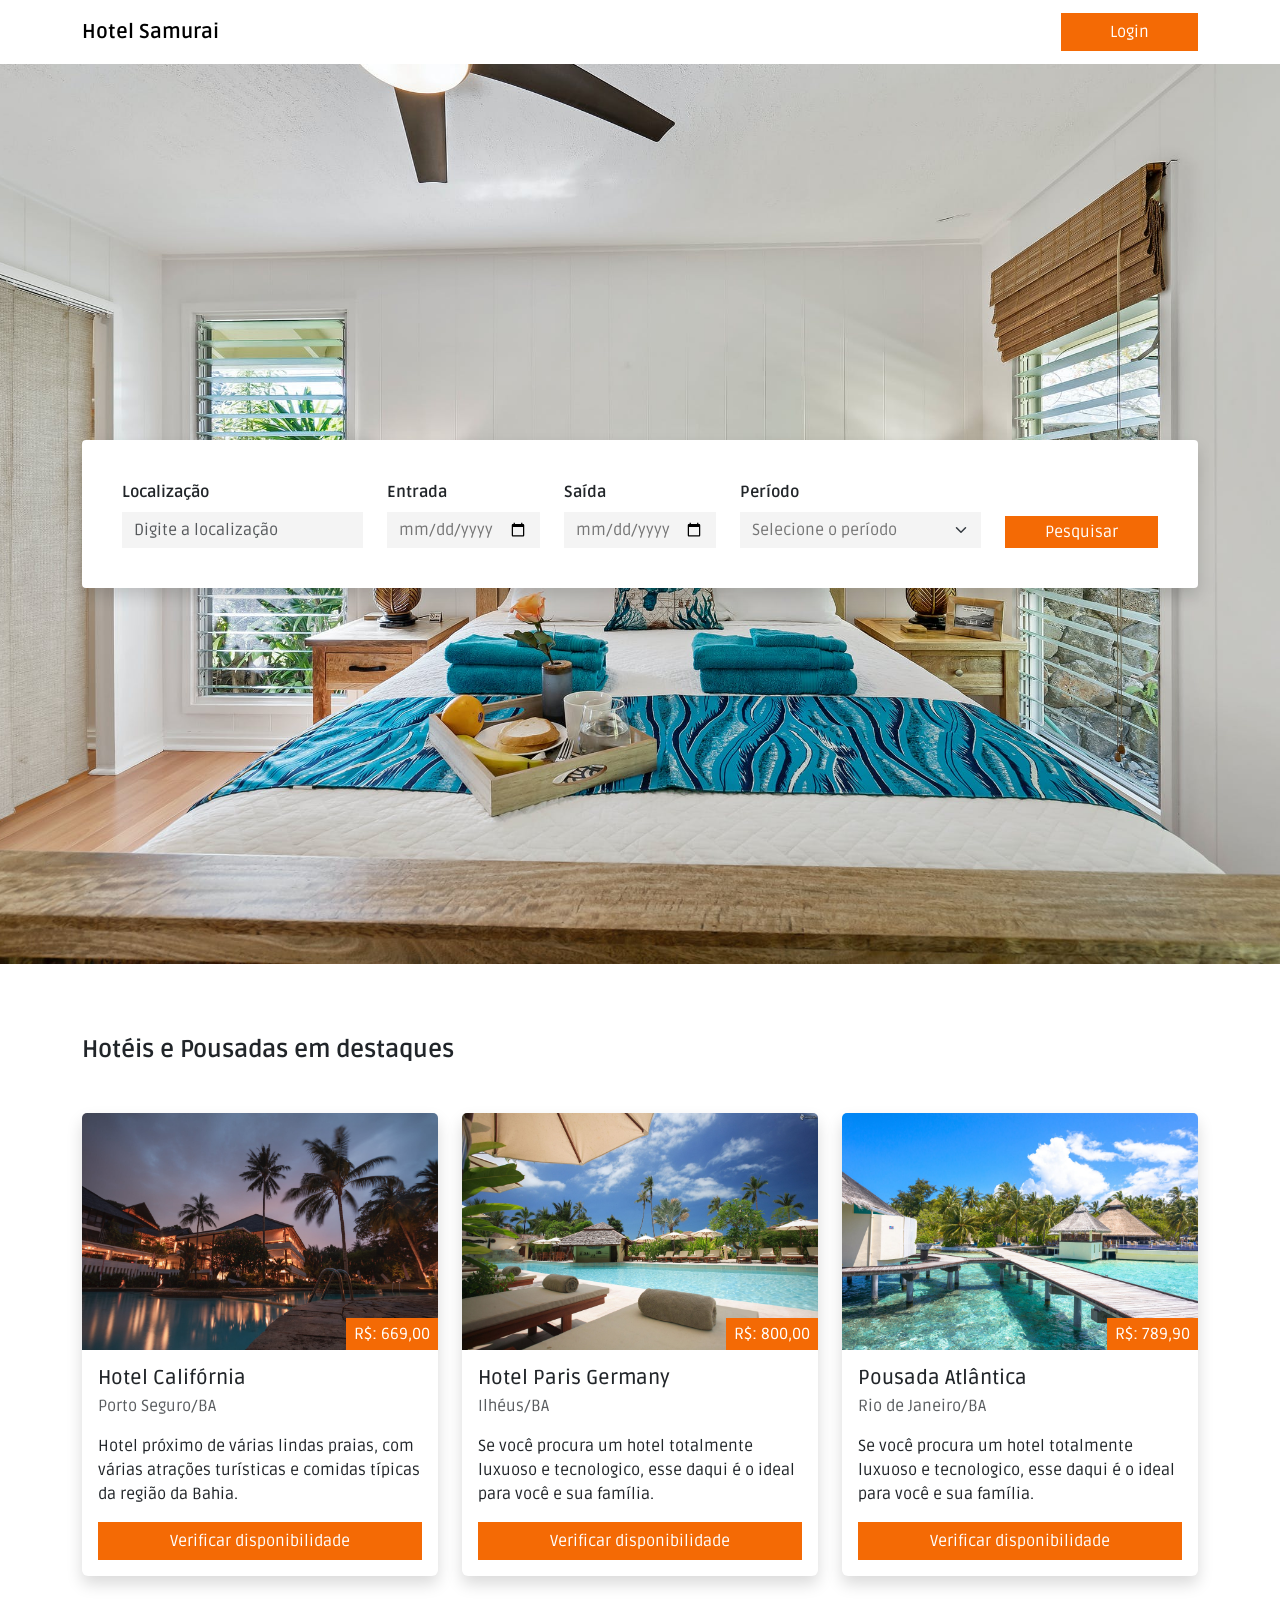
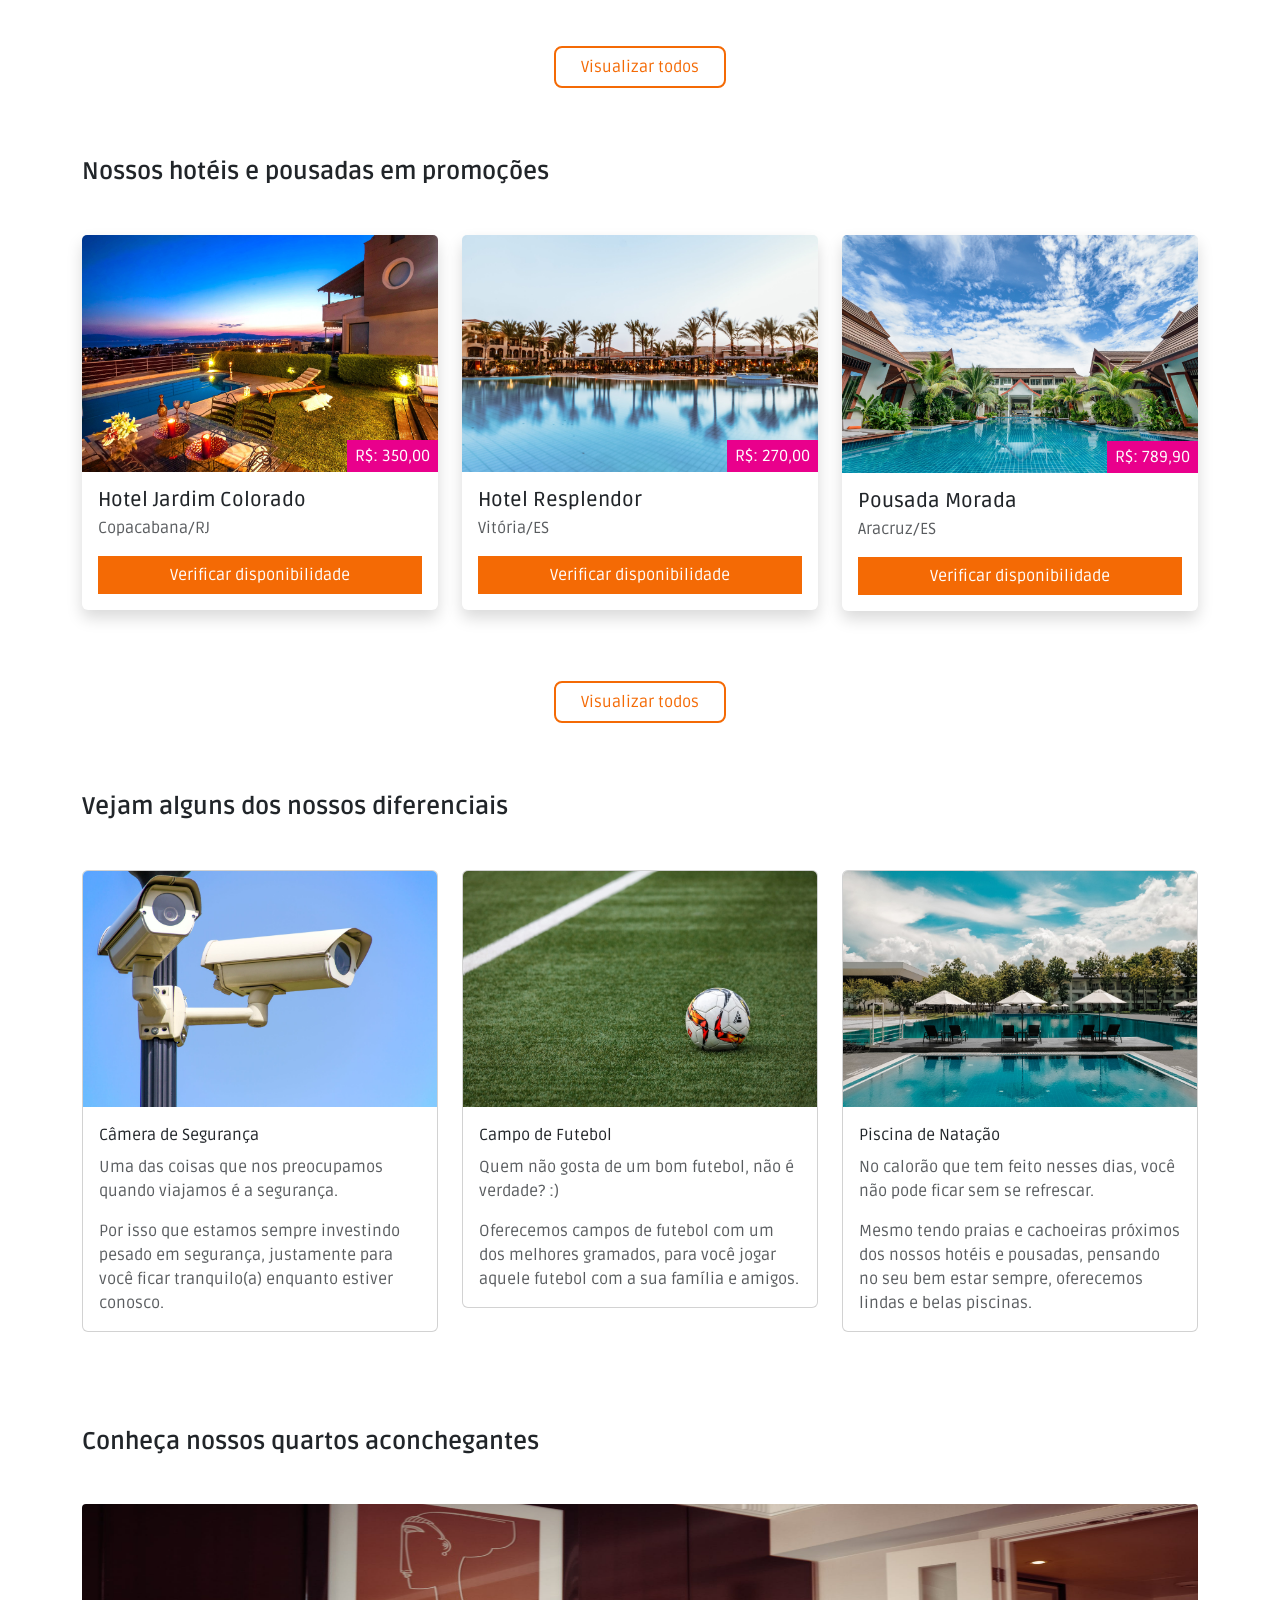
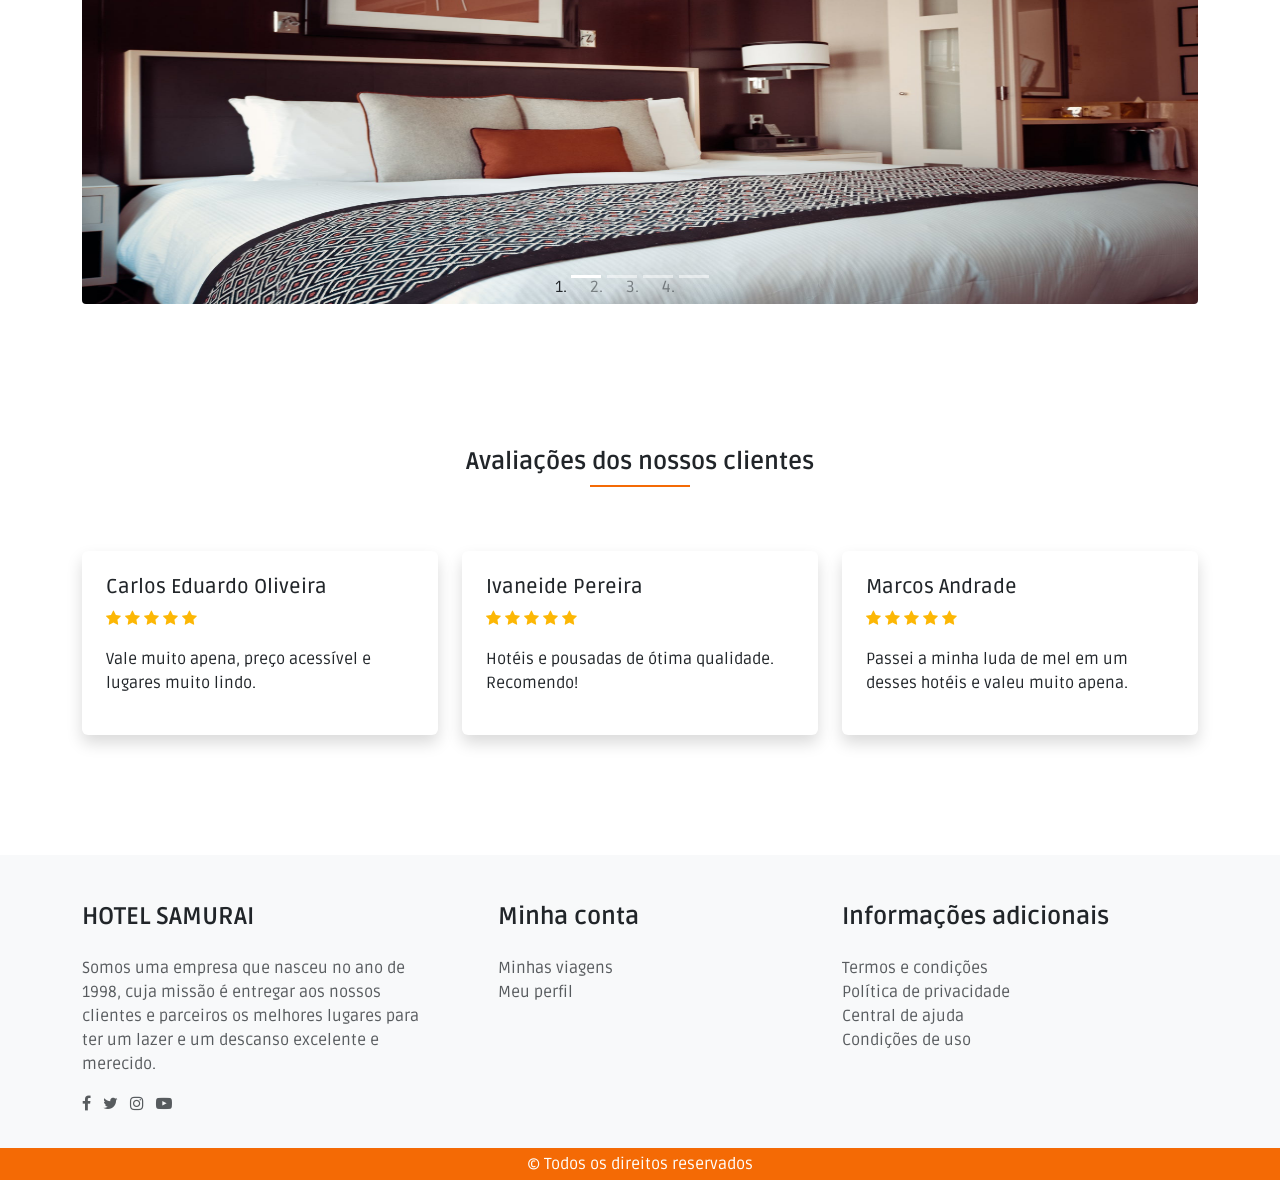
<file: index.html>
<!DOCTYPE html>
<html lang="pt">

<head>
    <meta charset="UTF-8">
    <meta name="viewport" content="width=device-width, initial-scale=1.0">
    <title>Hotel Samurai</title>
    <link href="https://cdn.jsdelivr.net/npm/bootstrap@5.0.0-beta1/dist/css/bootstrap.min.css" rel="stylesheet"
        integrity="sha384-giJF6kkoqNQ00vy+HMDP7azOuL0xtbfIcaT9wjKHr8RbDVddVHyTfAAsrekwKmP1" crossorigin="anonymous">
    <link href="https://fonts.googleapis.com/css2?family=Material+Icons" rel="stylesheet">
    <link rel="stylesheet" href="https://stackpath.bootstrapcdn.com/font-awesome/4.7.0/css/font-awesome.min.css"
        integrity="sha384-wvfXpqpZZVQGK6TAh5PVlGOfQNHSoD2xbE+QkPxCAFlNEevoEH3Sl0sibVcOQVnN" crossorigin="anonymous">
    <link rel="stylesheet" href="style.css">
    <link rel="icon" href="./favicon.ico" type="image/x-icon" />
</head>

<body>

    <!-- Navbar -->
    <nav class="navbar navbar-expand-lg navbar-light bg-white">
        <div class="container pt-1 pb-1">
            <a class="navbar-brand fw-bold" href="#">Hotel Samurai</a>
            <button class="navbar-toggler" type="button" data-bs-toggle="collapse" data-bs-target="#navbarNav"
                aria-controls="navbarNav" aria-expanded="false" aria-label="Toggle navigation">
                <svg width="1.5em" height="1.5em" viewBox="0 0 16 16" class="bi bi-list" fill="currentColor"
                    xmlns="http://www.w3.org/2000/svg">
                    <path fill-rule="evenodd"
                        d="M2.5 11.5A.5.5 0 0 1 3 11h10a.5.5 0 0 1 0 1H3a.5.5 0 0 1-.5-.5zm0-4A.5.5 0 0 1 3 7h10a.5.5 0 0 1 0 1H3a.5.5 0 0 1-.5-.5zm0-4A.5.5 0 0 1 3 3h10a.5.5 0 0 1 0 1H3a.5.5 0 0 1-.5-.5z" />
                </svg>
            </button>
            <div class="collapse navbar-collapse d-lg-flex justify-content-lg-end" id="navbarNav">
                <ul class="navbar-nav">
                    <!-- Botão aparece quando tela menor -->
                    <li class="nav-item d-block d-md-none d-lg-none pt-2 pb-2">
                        <a href="./login.html" type="button" class="btn btn-orange w-100 rounded-0">Login</a>
                    </li>
                    <!-- End Botão tela menor -->
                    <li class="nav-item d-none d-md-block d-lg-block">
                        <a href="./login.html" type="button" class="btn btn-orange rounded-0 ps-lg-5 pe-lg-5">Login</a>
                    </li>
                </ul>
            </div>
        </div>
    </nav>
    <!-- End Navbar -->

    <!-- Banner -->
    <main class="w-100 min-vh-100 background-banner d-flex align-items-center">
        <div class="container">
            <div class="card rounded-1 border-0 p-1 pt-4 pb-4 p-lg-4 pb-md-0 pb-lg-0 shadow">
                <div class="card-body">
                    <form class="pb-lg-2" onsubmit="return false;">
                        <div class="row">
                            <div class="col-12 col-md-12 col-lg-3 mb-3">
                                <label for="localizacao" class="form-label fw-bold">Localização</label>
                                <input type="text" 
                                class="form-control rounded-0" 
                                name="localizacao" 
                                id="localizacao" 
                                placeholder="Digite a localização">
                            </div>
                            <div class="col-12 col-md-12 col-lg-2 mb-3">
                                <label for="entrada" class="form-label fw-bold">Entrada</label>
                                <input type="date" 
                                class="form-control rounded-0" 
                                name="entrada" 
                                id="entrada">
                            </div>
                            <div class="col-12 col-md-12 col-lg-2 mb-3">
                                <label for="saida" class="form-label fw-bold">Saída</label>
                                <input type="date" 
                                class="form-control rounded-0" 
                                name="saida" 
                                id="saida">
                            </div>
                            <div class="col-12 col-md-12 col-lg-3 mb-3">
                                <label for="periodo" class="form-label fw-bold">Período</label>
                                <select 
                                    class="form-select rounded-0" 
                                    name="periodo" 
                                    id="periodo"
                                    aria-label="Selecione o período">
                                    <option value="" selected>Selecione o período</option>
                                    <option value="madrugada">Madrugada</option>
                                    <option value="manha">Manhã</option>
                                    <option value="tarde">Tarde</option>
                                    <option value="noite">Noite</option>
                                </select>
                            </div>
                            <div class="col-12 col-md-12 col-lg-2 mb-3 pt-3 d-lg-flex align-items-end">
                                <a href="./result.html" class="btn btn-lg btn-orange w-100 rounded-0 border-0 p-lg-1">
                                    Pesquisar
                                </a>
                            </div>
                        </div>
                    </form>
                </div>
            </div>
        </div>
    </main>
    <!-- End Banner -->

    <!-- Destaques -->
    <main class="w-100 pb-5 pt-lg-4 pb-lg-5">
        <div class="container pt-5 pb-2 pt-lg-5 pb-lg-0">
            <h1 class="fs-4 text-center text-lg-start mb-5 fw-bold">
                Hotéis e Pousadas em destaques
            </h1>
            <div class="row mb-4">
                <div class="col-12 col-md-12 col-lg-4 mb-5">
                    <div class="card shadow border-0">
                        <div class="position-relative">
                            <img src="./assets/img/hoteis/hotel-1.jpeg" alt="Hotel 01" class="card-img-top">
                            <span class="position-absolute 
                            bottom-0 
                            right-0 
                            bg-color-orange 
                            ps-2 
                            pe-2 
                            pt-1 
                            pb-1">
                                R$: 669,00
                            </span>
                        </div>
                        <div class="card-body p-3">
                            <h5 class="card-title mb-1">Hotel Califórnia</h5>
                            <p class="text-muted">Porto Seguro/BA</p>
                            <p class="card-text">
                                Hotel próximo de várias lindas praias,
                                com várias atrações turísticas e comidas 
                                típicas da região da Bahia.
                            </p>
                            <a href="./unavailable.html" class="btn btn-orange rounded-0 w-100">Verificar disponibilidade</a>
                        </div>
                    </div>
                </div>
                <div class="col-12 col-md-12 col-lg-4 mb-5">
                    <div class="card shadow border-0">
                        <div class="position-relative">
                            <img src="./assets/img/hoteis/hotel-2.jpeg" alt="Hotel 01" class="card-img-top">
                            <span class="position-absolute 
                            bottom-0 
                            right-0 
                            bg-color-orange 
                            ps-2 
                            pe-2 
                            pt-1 
                            pb-1">
                                R$: 800,00
                            </span>
                        </div>
                        <div class="card-body p-3">
                            <h5 class="card-title mb-1">Hotel Paris Germany</h5>
                            <p class="text-muted">Ilhéus/BA</p>
                            <p class="card-text">
                                Se você procura um hotel totalmente luxuoso e tecnologico,
                                esse daqui é o ideal para você e sua família.
                            </p>
                            <a href="./available.html" class="btn btn-orange rounded-0 w-100">Verificar disponibilidade</a>
                        </div>
                    </div>
                </div>
                <div class="col-12 col-md-12 col-lg-4 mb-5">
                    <div class="card shadow border-0">
                        <div class="position-relative">
                            <img src="./assets/img/hoteis/hotel-3.jpeg" alt="Hotel 01" class="card-img-top">
                            <span class="position-absolute 
                            bottom-0 
                            right-0 
                            bg-color-orange 
                            ps-2 
                            pe-2 
                            pt-1 
                            pb-1">
                                R$: 789,90
                            </span>
                        </div>
                        <div class="card-body p-3">
                            <h5 class="card-title mb-1">Pousada Atlântica</h5>
                            <p class="text-muted">Rio de Janeiro/BA</p>
                            <p class="card-text">
                                Se você procura um hotel totalmente luxuoso e tecnologico,
                                esse daqui é o ideal para você e sua família.
                            </p>
                            <a href="./available.html" class="btn btn-orange rounded-0 w-100">Verificar disponibilidade</a>
                        </div>
                    </div>
                </div>
            </div>
            <div class="row">
                <div class="col-12 d-flex justify-content-center">
                    <a href="./all.html" class="btn btn-orange-outline ps-4 pe-4">
                        Visualizar todos
                    </a>
                </div>
            </div>
        </div>
    </main>
    <!-- End Destaques -->

    <!-- Combos -->
    <main class="w-100 pb-5 pb-lg-5">
        <div class="container">
            <div class="w-100 title mb-5 mb-md-5 mb-lg-5 pt-lg-4 pb-lg-0">
                <h1 class="fs-4 text-center text-lg-start mb-2 fw-bold">
                    Nossos hotéis e pousadas em promoções
                </h1>
            </div>
            <div class="row mb-4">
                <div class="col-12 col-md-12 col-lg-4 mb-5">
                    <div class="card shadow border-0">
                        <div class="position-relative">
                            <img src="./assets/img/hoteis/hotel-4.jpeg" alt="" class="card-img-top">
                            <span class="position-absolute 
                            bottom-0
                            right-0
                            bg-color-roxo
                            ps-2
                            pe-2
                            pt-1
                            pb-1">
                                R$: 350,00    
                            </span>
                        </div>
                        <div class="card-body p-3">
                            <h5 class="card-title mb-1">
                                Hotel Jardim Colorado
                            </h5>
                            <p class="text-muted">Copacabana/RJ</p>
                            <a href="#" class="btn btn-orange
                            rounded-0 w-100">
                                Verificar disponibilidade
                            </a>
                        </div>
                    </div>
                </div>

                <div class="col-12 col-md-12 col-lg-4 mb-5">
                    <div class="card shadow border-0">
                        <div class="position-relative">
                            <img src="./assets/img/hoteis/hotel-5.jpeg" alt="" class="card-img-top">
                            <span class="position-absolute 
                            bottom-0
                            right-0
                            bg-color-roxo
                            ps-2
                            pe-2
                            pt-1
                            pb-1">
                                R$: 270,00    
                            </span>
                        </div>
                        <div class="card-body p-3">
                            <h5 class="card-title mb-1">
                                Hotel Resplendor
                            </h5>
                            <p class="text-muted">Vitória/ES</p>
                            <a href="#" class="btn btn-orange
                            rounded-0 w-100">
                                Verificar disponibilidade
                            </a>
                        </div>
                    </div>
                </div>

                <div class="col-12 col-md-12 col-lg-4 mb-5">
                    <div class="card shadow border-0">
                        <div class="position-relative">
                            <img src="./assets/img/hoteis/hotel-6.jpg" alt="" class="card-img-top">
                            <span class="position-absolute 
                            bottom-0
                            right-0
                            bg-color-roxo
                            ps-2
                            pe-2
                            pt-1
                            pb-1">
                                R$: 789,90    
                            </span>
                        </div>
                        <div class="card-body p-3">
                            <h5 class="card-title mb-1">
                                Pousada Morada
                            </h5>
                            <p class="text-muted">Aracruz/ES</p>
                            <a href="./all.html" class="btn btn-orange
                            rounded-0 w-100">
                                Verificar disponibilidade
                            </a>
                        </div>
                    </div>
                </div>
            </div>
            <div class="row">
                <div class="col-12 d-flex justify-content-center">
                    <a href="#" class="btn btn-orange-outline ps-4 pe-4">
                        Visualizar todos
                    </a>
                </div>
            </div>
        </div>
    </main>
    <!-- End Combos -->

    <!-- Diferenciais -->
    <main class="w-100">
        <div class="container">
            <div class="w-100 title mb-5 mb-md-5 mb-lg-5 pt-lg-4 pb-lg-0">
                <h1 class="fs-4 text-center text-md-start text-lg-start mb-2 fw-bold">
                    Vejam alguns dos nossos diferenciais
                </h1>
            </div>
            <div class="row">
                <div class="col-12">
                    <div class="row">
                        <div class="col-12 col-md-4 col-lg-4 mb-4">
                            <div class="card">
                                <img src="./assets/img/utilidades/camera.jpeg" alt="Câmera" class="card-img-top">
                                <div class="card-body">
                                    <div class="card-title">
                                        Câmera de Segurança
                                    </div>
                                    <p class="card-text text-muted">
                                        Uma das coisas que nos preocupamos
                                        quando viajamos é a segurança.
                                    </p>
                                    <p class="card-text text-muted">
                                        Por isso que estamos sempre investindo
                                        pesado em segurança,
                                        justamente para você ficar tranquilo(a)
                                        enquanto estiver conosco.
                                    </p>
                                </div>
                            </div>
                        </div>

                        <div class="col-12 col-md-4 col-lg-4 mb-4">
                            <div class="card">
                                <img src="./assets/img/utilidades/campo.jpeg" alt="Campo de Futebol" class="card-img-top">
                                <div class="card-body">
                                    <div class="card-title">
                                        Campo de Futebol
                                    </div>
                                    <p class="card-text text-muted">
                                        Quem não gosta de um bom futebol, não é verdade? :)
                                    </p>
                                    <p class="card-text text-muted">
                                        Oferecemos campos de futebol com um dos melhores gramados,
                                        para você jogar aquele futebol com a sua família e amigos.
                                    </p>
                                </div>
                            </div>
                        </div>

                        <div class="col-12 col-md-4 col-lg-4 mb-4">
                            <div class="card">
                                <img src="./assets/img/utilidades/piscina.jpeg" alt="Piscina de Natação" class="card-img-top">
                                <div class="card-body">
                                    <div class="card-title">
                                        Piscina de Natação
                                    </div>
                                    <p class="card-text text-muted">
                                        No calorão que tem feito nesses dias, você não pode
                                        ficar sem se refrescar.
                                    </p>
                                    <p class="card-text text-muted">
                                        Mesmo tendo praias e cachoeiras próximos dos nossos hotéis e pousadas,
                                        pensando no seu bem estar sempre, oferecemos lindas e belas piscinas.
                                    </p>
                                </div>
                            </div>
                        </div>
                    </div>
                </div>
            </div>
        </div>
    </main>
    <!-- End Diferenciais -->

    <!-- Nossos quartos -->
    <main class="w-100 pb-4 pb-md-4 pt-lg-4 pb-lg-4">
        <div class="container pt-5 pb-2 pt-lg-5 pb-lg-5">
            <h1 class="fs-4 text-center text-lg-start mb-5 fw-bold">Conheça nossos quartos aconchegantes</h1>
            <div id="carouselControls" class="carousel slide" data-bs-ride="carousel" data-bs-interval="0">
                <div class="carousel-inner">
                    <div class="carousel-item active">
                        <img src="./assets/img/quartos/quarto-1.jpeg" alt="" class="d-block w-100 rounded-1 carousel-item-img">
                    </div>
                    <div class="carousel-item">
                        <img src="./assets/img/quartos/quarto-2.jpeg" alt="" class="d-block w-100 rounded-1 carousel-item-img">
                    </div>
                    <div class="carousel-item">
                        <img src="./assets/img/quartos/quarto-3.jpeg" alt="" class="d-block w-100 rounded-1 carousel-item-img">
                    </div>
                    <div class="carousel-item">
                        <img src="./assets/img/quartos/quarto-4.jpeg" alt="" class="d-block w-100 rounded-1 carousel-item-img">
                    </div>
                </div>
                <ol class="carousel-indicators">
                    <li data-bs-target="#carouselControls" data-bs-slide-to="0" class="active"></li>
                    <li data-bs-target="#carouselControls" data-bs-slide-to="1"></li>
                    <li data-bs-target="#carouselControls" data-bs-slide-to="2"></li>
                    <li data-bs-target="#carouselControls" data-bs-slide-to="3"></li>
                </ol>
            </div>
        </div>
    </main>
    <!-- End quartos -->

    <!-- Avaliações -->
    <main class="w-100 pt-lg-4 pb-lg-5">
        <div class="container pt-5 pb-2 pt-lg-5 pb-lg-5">
            <div class="w-100 title mb-5 mb-md-5 mb-lg-5 pt-lg-0">
                <h1 class="fs-4 text-center text-lg-center mb-2 fw-bold">Avaliações dos nossos clientes</h1>
                <div class="line-orange m-auto"></div>
            </div>
            <div class="row pt-3 pt-md-3 pt-lg-3">
                <div class="col-12 col-md-12 col-lg-4 mb-4 mb-md-4">
                    <div class="card border-0 shadow p-2">
                        <div class="card-body">
                            <div class="w-100 mb-3">
                                <h4 class="fs-5">Carlos Eduardo Oliveira</h4>
                                <span class="star"><i class="fa fa-star" aria-hidden="true"></i></span>
                                <span class="star"><i class="fa fa-star" aria-hidden="true"></i></span>
                                <span class="star"><i class="fa fa-star" aria-hidden="true"></i></span>
                                <span class="star"><i class="fa fa-star" aria-hidden="true"></i></span>
                                <span class="star"><i class="fa fa-star" aria-hidden="true"></i></span>
                            </div>
                            <p>
                                Vale muito apena, preço acessível e lugares muito lindo.
                            </p>
                        </div>
                    </div>
                </div>
                <div class="col-12 col-md-12 col-lg-4 mb-4 mb-md-4">
                    <div class="card border-0 shadow p-2">
                        <div class="card-body">
                            <div class="w-100 mb-3">
                                <h4 class="fs-5">Ivaneide Pereira</h4>
                                <span class="star"><i class="fa fa-star" aria-hidden="true"></i></span>
                                <span class="star"><i class="fa fa-star" aria-hidden="true"></i></span>
                                <span class="star"><i class="fa fa-star" aria-hidden="true"></i></span>
                                <span class="star"><i class="fa fa-star" aria-hidden="true"></i></span>
                                <span class="star"><i class="fa fa-star" aria-hidden="true"></i></span>
                            </div>
                            <p>
                                Hotéis e pousadas de ótima qualidade. Recomendo!
                            </p>
                        </div>
                    </div>
                </div>
                <div class="col-12 col-md-12 col-lg-4 mb-4 mb-md-4">
                    <div class="card border-0 shadow p-2">
                        <div class="card-body">
                            <div class="w-100 mb-3">
                                <h4 class="fs-5">Marcos Andrade</h4>
                                <span class="star"><i class="fa fa-star" aria-hidden="true"></i></span>
                                <span class="star"><i class="fa fa-star" aria-hidden="true"></i></span>
                                <span class="star"><i class="fa fa-star" aria-hidden="true"></i></span>
                                <span class="star"><i class="fa fa-star" aria-hidden="true"></i></span>
                                <span class="star"><i class="fa fa-star" aria-hidden="true"></i></span>
                            </div>
                            <p>
                                Passei a minha luda de mel em um desses hotéis e valeu muito apena.
                            </p>
                        </div>
                    </div>
                </div>
            </div>
        </div>
    </main>
    <!-- End Avaliações -->

    <!-- Footer -->
    <footer class="w-100 bg-light">
        <div class="container pt-5 pt-lg-5 pb-lg-3">
            <div class="row">
                <div class="col-12 col-md-3 col-lg-4 mb-3 mb-md-0 mb-lg-0">
                    <h4 class="fs-4 fw-bold text-uppercase mb-2 mb-md-4 mb-lg-4">Hotel Samurai</h4>
                    <p class="text-muted">
                        Somos uma empresa que nasceu no ano de 1998, cuja missão
                        é entregar aos nossos clientes e parceiros
                        os melhores lugares para ter um lazer e um descanso excelente
                        e merecido.
                    </p>
                    <p>
                        <a href="#" title="Facebook" class="text-decoration-none text-muted me-1 me-md-1 me-lg-2">
                            <i class="fa fa-facebook" aria-hidden="true"></i>
                        </a>
                        <a href="#" title="Twitter" class="text-decoration-none text-muted me-1 me-md-1 me-lg-2">
                            <i class="fa fa-twitter" aria-hidden="true"></i>
                        </a>
                        <a href="#" title="Instagram" class="text-decoration-none text-muted me-1 me-md-1 me-lg-2">
                            <i class="fa fa-instagram" aria-hidden="true"></i>
                        </a>
                        <a href="#" title="YouTube" class="text-decoration-none text-muted me-1 me-md-1 me-lg-2">
                            <i class="fa fa-youtube-play" aria-hidden="true"></i>
                        </a>
                    </p>
                </div>
                <div class="col-12 col-md-3 col-lg-4 pe-lg-0 ps-lg-5 mb-3 mb-md-0 mb-lg-0">
                    <h4 class="fs-4 fw-bold mb-2 mb-md-4 mb-lg-4">Minha conta</h4>
                    <p class="mb-0">
                        <a href="#" class="text-decoration-none text-muted">Minhas viagens</a>
                    </p>
                    <p class="mb-0">
                        <a href="#" class="text-decoration-none text-muted">Meu perfil</a>
                    </p>
                </div>
                <div class="col-12 col-md-3 col-lg-4 mb-3 mb-md-0 mb-lg-0">
                    <h4 class="fs-4 fw-bold mb-2 mb-md-4 mb-lg-4">Informações adicionais</h4>
                    <p class="mb-0">
                        <a href="#" class="text-decoration-none text-muted">Termos e condições</a>
                    </p>
                    <p class="mb-0">
                        <a href="#" class="text-decoration-none text-muted">Política de privacidade</a>
                    </p>
                    <p class="mb-0">
                        <a href="#" class="text-decoration-none text-muted">Central de ajuda</a>
                    </p>
                    <p class="mb-0">
                        <a href="#" class="text-decoration-none text-muted">Condições de uso</a>
                    </p>
                </div>
            </div>
        </div>
        <div class="w-100 bg-color-orange d-flex justify-content-center align-items-center">
            <p class="mb-0 pt-1 pb-1">
                &copy; Todos os direitos reservados
            </p>
        </div>
    </footer>
    <!-- End Footer -->

</body>
<script src="https://cdn.jsdelivr.net/npm/@popperjs/core@2.5.4/dist/umd/popper.min.js"
    integrity="sha384-q2kxQ16AaE6UbzuKqyBE9/u/KzioAlnx2maXQHiDX9d4/zp8Ok3f+M7DPm+Ib6IU"
    crossorigin="anonymous"></script>
<script src="https://cdn.jsdelivr.net/npm/bootstrap@5.0.0-beta1/dist/js/bootstrap.min.js"
    integrity="sha384-pQQkAEnwaBkjpqZ8RU1fF1AKtTcHJwFl3pblpTlHXybJjHpMYo79HY3hIi4NKxyj"
    crossorigin="anonymous"></script>

</html>
</file>
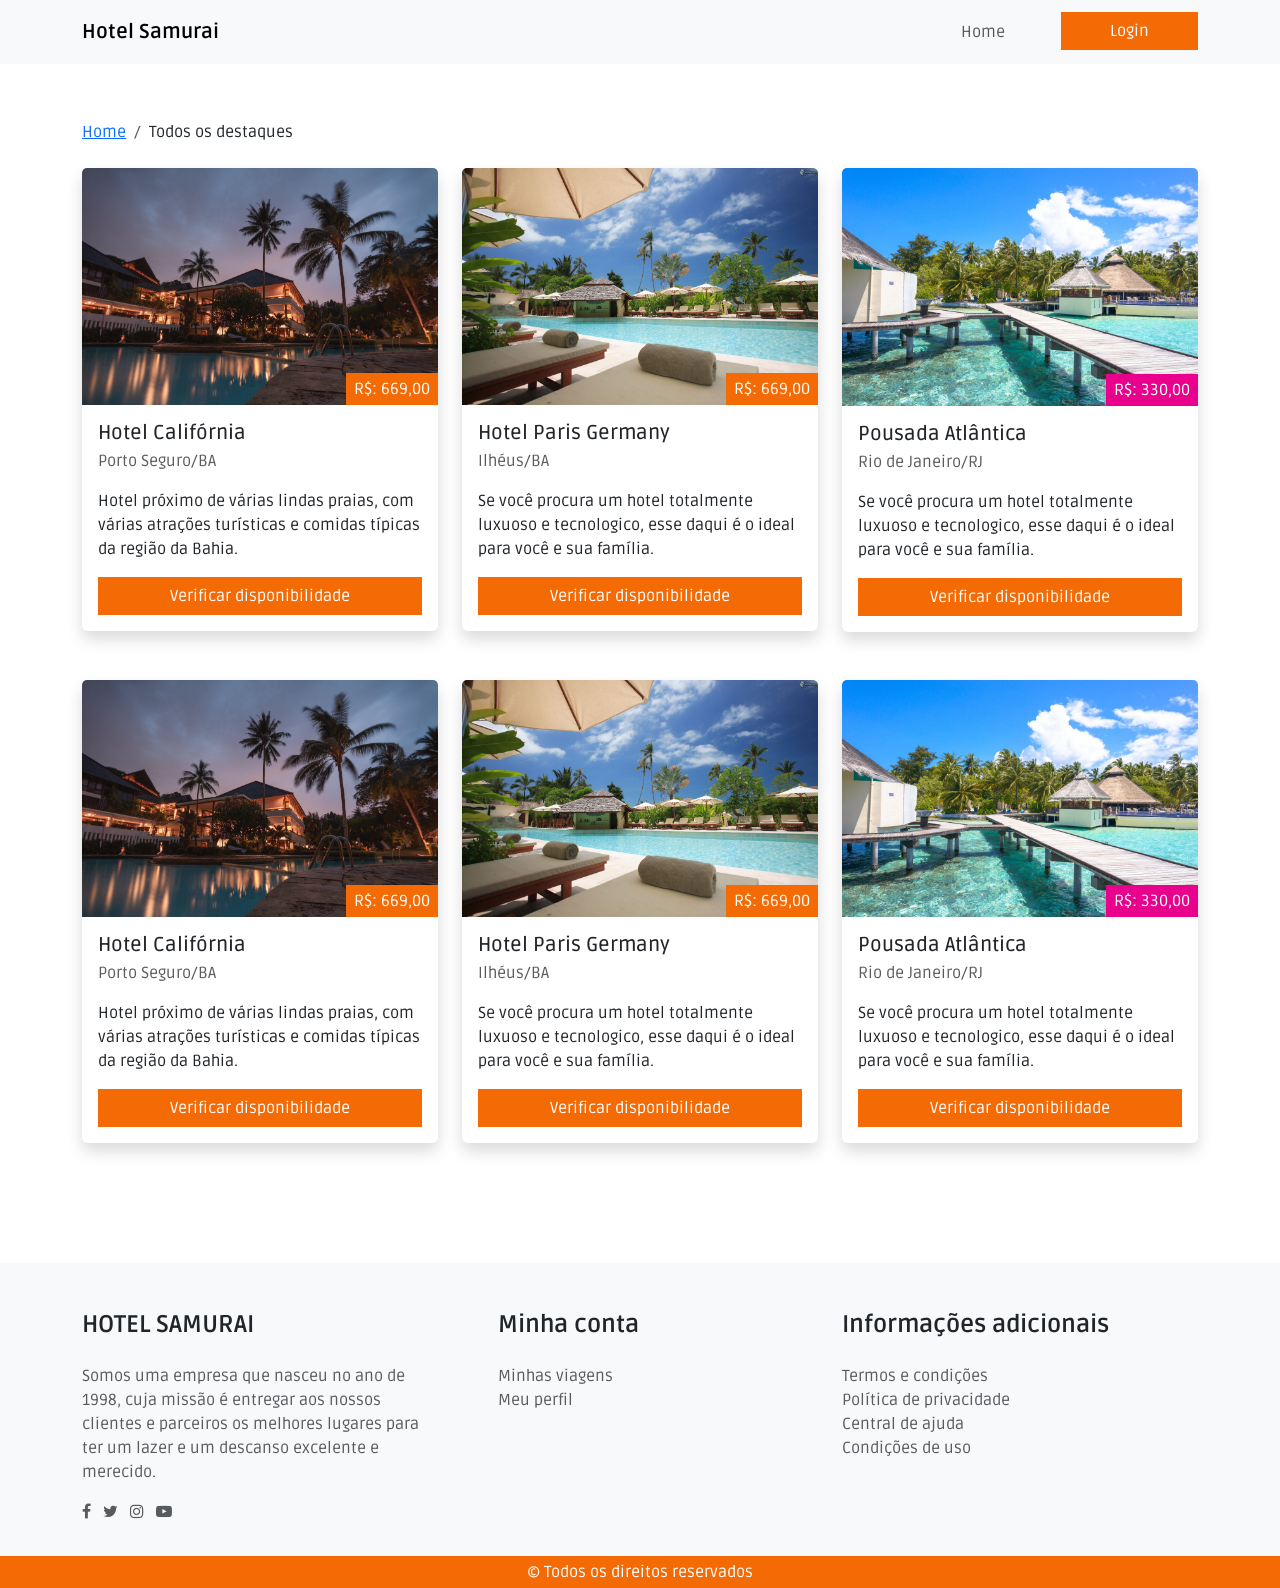
<file: all.html>
<!DOCTYPE html>
<html lang="pt">
<head>
    <meta charset="UTF-8">
    <meta name="viewport" content="width=device-width, initial-scale=1.0">
    <title>Hotel Samurai</title>
    <link href="https://cdn.jsdelivr.net/npm/bootstrap@5.0.0-beta1/dist/css/bootstrap.min.css" rel="stylesheet"
        integrity="sha384-giJF6kkoqNQ00vy+HMDP7azOuL0xtbfIcaT9wjKHr8RbDVddVHyTfAAsrekwKmP1" crossorigin="anonymous">
    <link href="https://fonts.googleapis.com/css2?family=Material+Icons" rel="stylesheet">
    <link rel="stylesheet" href="https://stackpath.bootstrapcdn.com/font-awesome/4.7.0/css/font-awesome.min.css"
        integrity="sha384-wvfXpqpZZVQGK6TAh5PVlGOfQNHSoD2xbE+QkPxCAFlNEevoEH3Sl0sibVcOQVnN" crossorigin="anonymous">
    <link rel="stylesheet" href="style.css">
    <link rel="icon" href="./favicon.ico" type="image/x-icon" />
</head>
<body>

    <!-- Navbar -->
    <nav class="navbar navbar-expand-lg navbar-light bg-light">
        <div class="container pt-1 pb-1">
            <a class="navbar-brand fw-bold" href="#">Hotel Samurai</a>
            <button class="navbar-toggler" type="button" data-bs-toggle="collapse" data-bs-target="#navbarNav"
                aria-controls="navbarNav" aria-expanded="false" aria-label="Toggle navigation">
                <svg width="1.5em" height="1.5em" viewBox="0 0 16 16" class="bi bi-list" fill="currentColor"
                    xmlns="http://www.w3.org/2000/svg">
                    <path fill-rule="evenodd"
                        d="M2.5 11.5A.5.5 0 0 1 3 11h10a.5.5 0 0 1 0 1H3a.5.5 0 0 1-.5-.5zm0-4A.5.5 0 0 1 3 7h10a.5.5 0 0 1 0 1H3a.5.5 0 0 1-.5-.5zm0-4A.5.5 0 0 1 3 3h10a.5.5 0 0 1 0 1H3a.5.5 0 0 1-.5-.5z" />
                </svg>
            </button>
            <div class="collapse navbar-collapse d-lg-flex justify-content-lg-end" id="navbarNav">
                <ul class="navbar-nav">
                    <li class="navbar-item me-5">
                        <a href="./index.html" class="nav-link">Home</a>
                    </li>
                    <!-- Botão aparece quando tela menor -->
                    <li class="nav-item d-block d-md-none d-lg-none pt-2 pb-2">
                        <a href="./login.html" type="button" class="btn btn-orange w-100 rounded-0">Login</a>
                    </li>
                    <!-- End Botão tela menor -->
                    <li class="nav-item d-none d-md-block d-lg-block">
                        <a href="./login.html" type="button" class="btn btn-orange rounded-0 ps-lg-5 pe-lg-5">Login</a>
                    </li>
                </ul>
            </div>
        </div>
    </nav>
    <!-- End Navbar -->


    <main class="w-100 pb-5 pt-lg-2 pb-lg-5">
        <div class="container pt-5 pb-2 pt-lg-5 pb-lg-0">
            <nav aria-label="breadcrumb" class="mb-4">
                <ol class="breadcrumb">
                    <li class="breadcrumb-item">
                        <a href="./index.html">Home</a>
                    </li>
                    <li class="breadcrumb-item" aria-current="page">
                        Todos os destaques
                    </li>
                </ol>
            </nav>
            <div class="row mb-4">
                <div class="col-12 col-md-12 col-lg-4 mb-5">
                    <div class="card shadow border-0">
                        <div class="position-relative">
                            <img src="./assets/img/hoteis/hotel-1.jpeg" alt="" class="card-img-top">
                            <span class="position-absolute bottom-0 right-0 bg-color-orange ps-2 pe-2 pt-1 pb-1">
                                R$: 669,00
                            </span>
                        </div>
                        <div class="card-body p-3">
                            <h5 class="card-title mb-1">Hotel Califórnia</h5>
                            <p class="text-muted">Porto Seguro/BA</p>
                            <p class="card-text">
                                Hotel próximo de várias lindas praias,
                                com várias atrações turísticas e comidas
                                típicas da região da Bahia.
                            </p>
                            <a href="./unavailable.html" class="btn btn-orange rounded-0 w-100">
                                Verificar disponibilidade
                            </a>
                        </div>
                    </div>
                </div>

                <div class="col-12 col-md-12 col-lg-4 mb-5">
                    <div class="card shadow border-0">
                        <div class="position-relative">
                            <img src="./assets/img/hoteis/hotel-2.jpeg" alt="" class="card-img-top">
                            <span class="position-absolute bottom-0 right-0 bg-color-orange ps-2 pe-2 pt-1 pb-1">
                                R$: 669,00
                            </span>
                        </div>
                        <div class="card-body p-3">
                            <h5 class="card-title mb-1">Hotel Paris Germany</h5>
                            <p class="text-muted">Ilhéus/BA</p>
                            <p class="card-text">
                                Se você procura um hotel totalmente luxuoso
                                e tecnologico, esse daqui é o ideal para você
                                e sua família.
                            </p>
                            <a href="./available.html" class="btn btn-orange rounded-0 w-100">
                                Verificar disponibilidade
                            </a>
                        </div>
                    </div>
                </div>

                <div class="col-12 col-md-12 col-lg-4 mb-5">
                    <div class="card shadow border-0">
                        <div class="position-relative">
                            <img src="./assets/img/hoteis/hotel-3.jpeg" alt="" class="card-img-top">
                            <span class="position-absolute bottom-0 right-0 bg-color-roxo ps-2 pe-2 pt-1 pb-1">
                                R$: 330,00
                            </span>
                        </div>
                        <div class="card-body p-3">
                            <h5 class="card-title mb-1">Pousada Atlântica</h5>
                            <p class="text-muted">Rio de Janeiro/RJ</p>
                            <p class="card-text">
                                Se você procura um hotel totalmente luxuoso
                                e tecnologico, esse daqui é o ideal para você
                                e sua família.
                            </p>
                            <a href="./available.html" class="btn btn-orange rounded-0 w-100">
                                Verificar disponibilidade
                            </a>
                        </div>
                    </div>
                </div>

                <div class="col-12 col-md-12 col-lg-4 mb-5">
                    <div class="card shadow border-0">
                        <div class="position-relative">
                            <img src="./assets/img/hoteis/hotel-1.jpeg" alt="" class="card-img-top">
                            <span class="position-absolute bottom-0 right-0 bg-color-orange ps-2 pe-2 pt-1 pb-1">
                                R$: 669,00
                            </span>
                        </div>
                        <div class="card-body p-3">
                            <h5 class="card-title mb-1">Hotel Califórnia</h5>
                            <p class="text-muted">Porto Seguro/BA</p>
                            <p class="card-text">
                                Hotel próximo de várias lindas praias,
                                com várias atrações turísticas e comidas
                                típicas da região da Bahia.
                            </p>
                            <a href="./unavailable.html" class="btn btn-orange rounded-0 w-100">
                                Verificar disponibilidade
                            </a>
                        </div>
                    </div>
                </div>

                <div class="col-12 col-md-12 col-lg-4 mb-5">
                    <div class="card shadow border-0">
                        <div class="position-relative">
                            <img src="./assets/img/hoteis/hotel-2.jpeg" alt="" class="card-img-top">
                            <span class="position-absolute bottom-0 right-0 bg-color-orange ps-2 pe-2 pt-1 pb-1">
                                R$: 669,00
                            </span>
                        </div>
                        <div class="card-body p-3">
                            <h5 class="card-title mb-1">Hotel Paris Germany</h5>
                            <p class="text-muted">Ilhéus/BA</p>
                            <p class="card-text">
                                Se você procura um hotel totalmente luxuoso
                                e tecnologico, esse daqui é o ideal para você
                                e sua família.
                            </p>
                            <a href="./available.html" class="btn btn-orange rounded-0 w-100">
                                Verificar disponibilidade
                            </a>
                        </div>
                    </div>
                </div>

                <div class="col-12 col-md-12 col-lg-4 mb-5">
                    <div class="card shadow border-0">
                        <div class="position-relative">
                            <img src="./assets/img/hoteis/hotel-3.jpeg" alt="" class="card-img-top">
                            <span class="position-absolute bottom-0 right-0 bg-color-roxo ps-2 pe-2 pt-1 pb-1">
                                R$: 330,00
                            </span>
                        </div>
                        <div class="card-body p-3">
                            <h5 class="card-title mb-1">Pousada Atlântica</h5>
                            <p class="text-muted">Rio de Janeiro/RJ</p>
                            <p class="card-text">
                                Se você procura um hotel totalmente luxuoso
                                e tecnologico, esse daqui é o ideal para você
                                e sua família.
                            </p>
                            <a href="./available.html" class="btn btn-orange rounded-0 w-100">
                                Verificar disponibilidade
                            </a>
                        </div>
                    </div>
                </div>

            </div>
        </div>
    </main>





    <!-- Footer -->
    <footer class="w-100 bg-light">
        <div class="container pt-5 pt-lg-5 pb-lg-3">
            <div class="row">
                <div class="col-12 col-md-3 col-lg-4 mb-3 mb-md-0 mb-lg-0">
                    <h4 class="fs-4 fw-bold text-uppercase mb-2 mb-md-4 mb-lg-4">Hotel Samurai</h4>
                    <p class="text-muted">
                        Somos uma empresa que nasceu no ano de 1998, cuja missão
                        é entregar aos nossos clientes e parceiros
                        os melhores lugares para ter um lazer e um descanso excelente
                        e merecido.
                    </p>
                    <p>
                        <a href="#" title="Facebook" class="text-decoration-none text-muted me-1 me-md-1 me-lg-2">
                            <i class="fa fa-facebook" aria-hidden="true"></i>
                        </a>
                        <a href="#" title="Twitter" class="text-decoration-none text-muted me-1 me-md-1 me-lg-2">
                            <i class="fa fa-twitter" aria-hidden="true"></i>
                        </a>
                        <a href="#" title="Instagram" class="text-decoration-none text-muted me-1 me-md-1 me-lg-2">
                            <i class="fa fa-instagram" aria-hidden="true"></i>
                        </a>
                        <a href="#" title="YouTube" class="text-decoration-none text-muted me-1 me-md-1 me-lg-2">
                            <i class="fa fa-youtube-play" aria-hidden="true"></i>
                        </a>
                    </p>
                </div>
                <div class="col-12 col-md-3 col-lg-4 pe-lg-0 ps-lg-5 mb-3 mb-md-0 mb-lg-0">
                    <h4 class="fs-4 fw-bold mb-2 mb-md-4 mb-lg-4">Minha conta</h4>
                    <p class="mb-0">
                        <a href="#" class="text-decoration-none text-muted">Minhas viagens</a>
                    </p>
                    <p class="mb-0">
                        <a href="#" class="text-decoration-none text-muted">Meu perfil</a>
                    </p>
                </div>
                <div class="col-12 col-md-3 col-lg-4 mb-3 mb-md-0 mb-lg-0">
                    <h4 class="fs-4 fw-bold mb-2 mb-md-4 mb-lg-4">Informações adicionais</h4>
                    <p class="mb-0">
                        <a href="#" class="text-decoration-none text-muted">Termos e condições</a>
                    </p>
                    <p class="mb-0">
                        <a href="#" class="text-decoration-none text-muted">Política de privacidade</a>
                    </p>
                    <p class="mb-0">
                        <a href="#" class="text-decoration-none text-muted">Central de ajuda</a>
                    </p>
                    <p class="mb-0">
                        <a href="#" class="text-decoration-none text-muted">Condições de uso</a>
                    </p>
                </div>
            </div>
        </div>
        <div class="w-100 bg-color-orange d-flex justify-content-center align-items-center">
            <p class="mb-0 pt-1 pb-1">
                &copy; Todos os direitos reservados
            </p>
        </div>
    </footer>
    <!-- End Footer -->
    
</body>
<script src="https://cdn.jsdelivr.net/npm/@popperjs/core@2.5.4/dist/umd/popper.min.js"
    integrity="sha384-q2kxQ16AaE6UbzuKqyBE9/u/KzioAlnx2maXQHiDX9d4/zp8Ok3f+M7DPm+Ib6IU"
    crossorigin="anonymous"></script>
<script src="https://cdn.jsdelivr.net/npm/bootstrap@5.0.0-beta1/dist/js/bootstrap.min.js"
    integrity="sha384-pQQkAEnwaBkjpqZ8RU1fF1AKtTcHJwFl3pblpTlHXybJjHpMYo79HY3hIi4NKxyj"
    crossorigin="anonymous"></script>
</html>
</file>
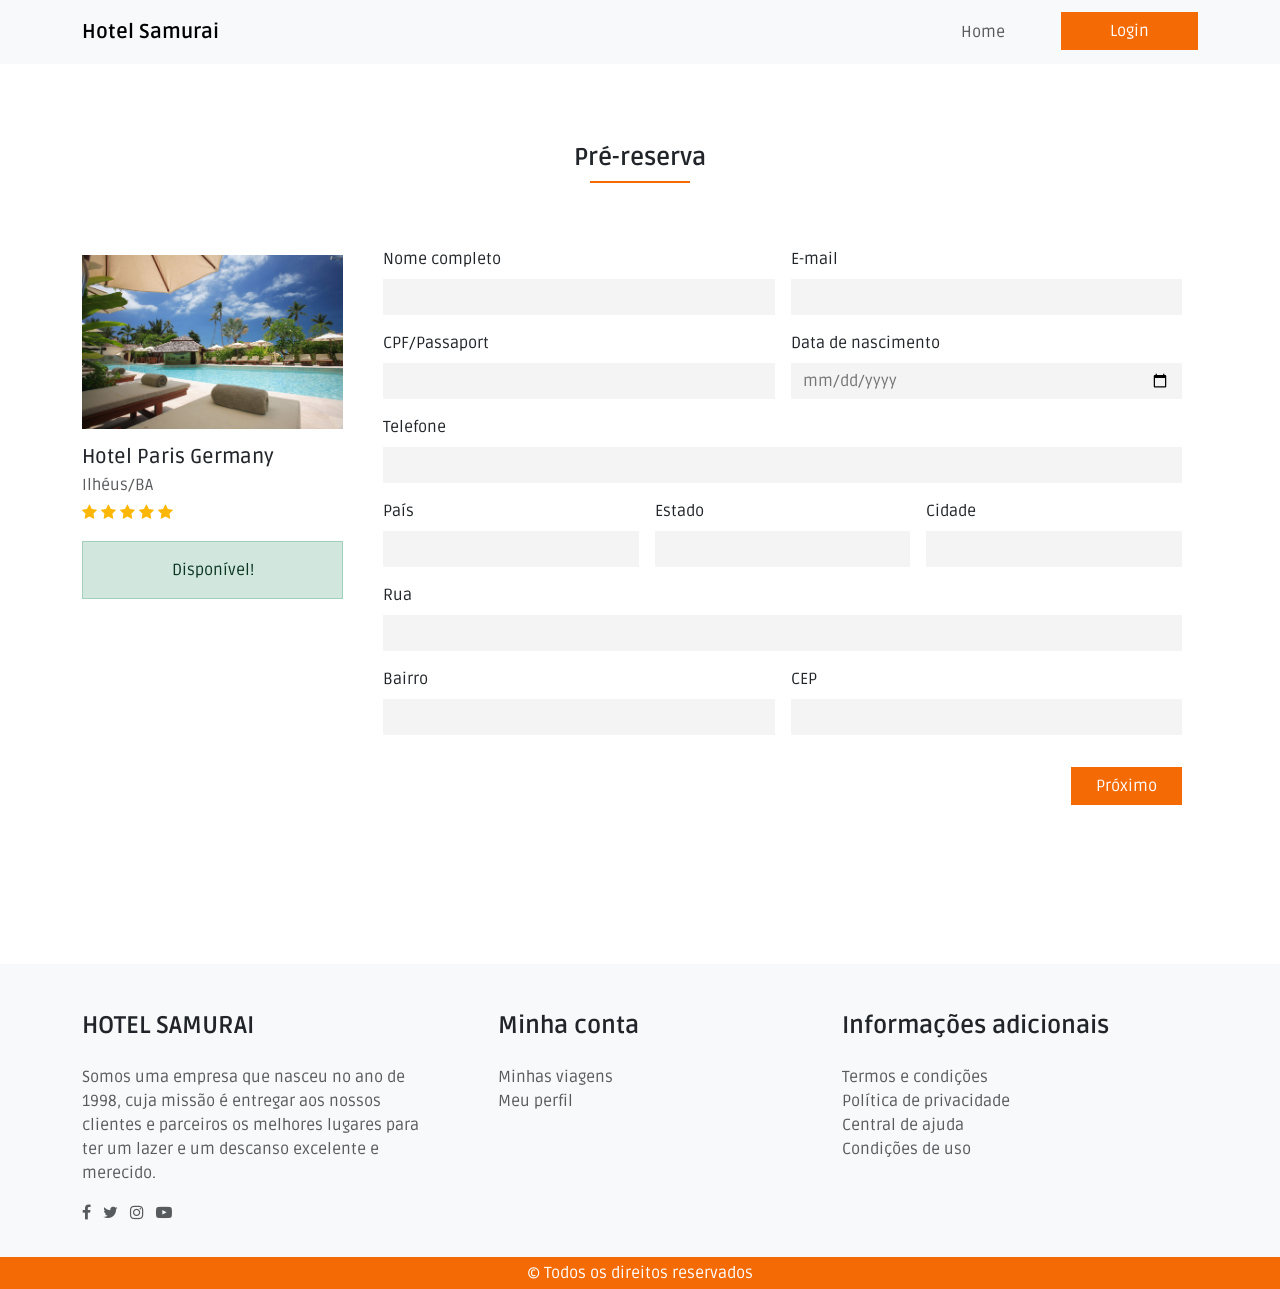
<file: available.html>
<!DOCTYPE html>
<html lang="pt">
<head>
    <meta charset="UTF-8">
    <meta name="viewport" content="width=device-width, initial-scale=1.0">
    <title>Hotel Samurai</title>
    <link href="https://cdn.jsdelivr.net/npm/bootstrap@5.0.0-beta1/dist/css/bootstrap.min.css" rel="stylesheet"
        integrity="sha384-giJF6kkoqNQ00vy+HMDP7azOuL0xtbfIcaT9wjKHr8RbDVddVHyTfAAsrekwKmP1" crossorigin="anonymous">
    <link href="https://fonts.googleapis.com/css2?family=Material+Icons" rel="stylesheet">
    <link rel="stylesheet" href="https://stackpath.bootstrapcdn.com/font-awesome/4.7.0/css/font-awesome.min.css"
        integrity="sha384-wvfXpqpZZVQGK6TAh5PVlGOfQNHSoD2xbE+QkPxCAFlNEevoEH3Sl0sibVcOQVnN" crossorigin="anonymous">
    <link rel="stylesheet" href="style.css">
    <link rel="icon" href="./favicon.ico" type="image/x-icon" />
</head>
<body>

    <!-- Navbar -->
    <nav class="navbar navbar-expand-lg navbar-light bg-light">
        <div class="container pt-1 pb-1">
            <a class="navbar-brand fw-bold" href="./index.html">Hotel Samurai</a>
            <button class="navbar-toggler" type="button" data-bs-toggle="collapse" data-bs-target="#navbarNav"
                aria-controls="navbarNav" aria-expanded="false" aria-label="Toggle navigation">
                <svg width="1.5em" height="1.5em" viewBox="0 0 16 16" class="bi bi-list" fill="currentColor"
                    xmlns="http://www.w3.org/2000/svg">
                    <path fill-rule="evenodd"
                        d="M2.5 11.5A.5.5 0 0 1 3 11h10a.5.5 0 0 1 0 1H3a.5.5 0 0 1-.5-.5zm0-4A.5.5 0 0 1 3 7h10a.5.5 0 0 1 0 1H3a.5.5 0 0 1-.5-.5zm0-4A.5.5 0 0 1 3 3h10a.5.5 0 0 1 0 1H3a.5.5 0 0 1-.5-.5z" />
                </svg>
            </button>
            <div class="collapse navbar-collapse d-lg-flex justify-content-lg-end" id="navbarNav">
                <ul class="navbar-nav">
                    <li class="navbar-item me-5">
                        <a href="./index.html" class="nav-link">Home</a>
                    </li>
                    <!-- Botão aparece quando tela menor -->
                    <li class="nav-item d-block d-md-none d-lg-none pt-2 pb-2">
                        <a href="./login.html" type="button" class="btn btn-orange w-100 rounded-0">Login</a>
                    </li>
                    <!-- End Botão tela menor -->
                    <li class="nav-item d-none d-md-block d-lg-block">
                        <a href="./login.html" type="button" class="btn btn-orange rounded-0 ps-lg-5 pe-lg-5">Login</a>
                    </li>
                </ul>
            </div>
        </div>
    </nav>
    <!-- End Navbar -->

    <main class="w-100 pb-5 pt-lg-2 pb-lg-5 min-vh-100">
        <div class="container pt-5 pb-2 pt-lg-5 pb-lg-0">
            <div class="w-100 title mb-5 mb-md-5 mb-lg-5 pt-lg-4">
                <h1 class="fs-4 text-center text-lg-center mb-2 fw-bold">Pré-reserva</h1>
                <div class="line-orange m-auto"></div>
            </div>
            <div class="row">
                <div class="col-12 col-md col-lg-3 mb-3">
                    <div class="card border-0 pt-lg-4">
                        <img src="./assets/img/hoteis/hotel-2.jpeg" class="card-img-top rounded-0" alt="">
                        <div class="card-body pe-0 ps-0">
                            <h5 class="card-title mb-1">Hotel Paris Germany</h5>
                            <p class="card-text text-muted mb-1">Ilhéus/BA</p>
                            <div class="stars mb-3">
                                <span class="star"><i class="fa fa-star" aria-hidden="true"></i></span>
                                <span class="star"><i class="fa fa-star" aria-hidden="true"></i></span>
                                <span class="star"><i class="fa fa-star" aria-hidden="true"></i></span>
                                <span class="star"><i class="fa fa-star" aria-hidden="true"></i></span>
                                <span class="star"><i class="fa fa-star" aria-hidden="true"></i></span>
                            </div>
                            <div class="alert alert-success rounded-0 text-center" role="alert">
                                Disponível!
                            </div>
                        </div>
                    </div>
                </div>
                <div class="col-12 col-md col-lg-9">
                    <div class="card border-0">
                        <div class="card-body">
                            <form class="row g-3">
                                <div class="col-md-6">
                                    <label for="nome" class="form-label">Nome completo</label>
                                    <input type="text" class="form-control rounded-0" id="nome">
                                </div>
                                <div class="col-md-6">
                                    <label for="email" class="form-label">E-mail</label>
                                    <input type="email" class="form-control rounded-0" id="email">
                                </div>
                                <div class="col-md-6">
                                    <label for="documento" class="form-label">CPF/Passaport</label>
                                    <input type="text" class="form-control rounded-0" id="documento">
                                </div>
                                <div class="col-md-6">
                                    <label for="nascimento" class="form-label">Data de nascimento</label>
                                    <input type="date" class="form-control rounded-0" id="nascimento">
                                </div>
                                <div class="col-md-12">
                                    <label for="telefone" class="form-label">Telefone</label>
                                    <input type="tel" class="form-control rounded-0" id="telefone">
                                </div>
                                <div class="col-md-4">
                                    <label for="pais" class="form-label">País</label>
                                    <input type="text" class="form-control rounded-0" id="pais">
                                </div>
                                <div class="col-md-4">
                                    <label for="estado" class="form-label">Estado</label>
                                    <input type="text" class="form-control rounded-0" id="estado">
                                </div>
                                <div class="col-md-4">
                                    <label for="cidade" class="form-label">Cidade</label>
                                    <input type="text" class="form-control rounded-0" id="cidade">
                                </div>
                                <div class="col-md-12">
                                    <label for="rua" class="form-label">Rua</label>
                                    <input type="text" class="form-control rounded-0" id="rua">
                                </div>
                                <div class="col-md-6">
                                    <label for="bairro" class="form-label">Bairro</label>
                                    <input type="text" class="form-control rounded-0" id="bairro">
                                </div>
                                <div class="col-md-6">
                                    <label for="cep" class="form-label">CEP</label>
                                    <input type="text" class="form-control rounded-0" id="cep">
                                </div>
                                <div class="w-100 d-flex justify-content-end d-lg-flex justify-content-lg-end pt-3">
                                    <button type="button" class="btn btn-orange pe-4 ps-4 rounded-0">Próximo</button>
                                </div>
                            </form>
                        </div>
                    </div>
                </div>
            </div>
        </div>
    </main>






    <!-- Footer -->
    <footer class="w-100 bg-light">
        <div class="container pt-5 pt-lg-5 pb-lg-3">
            <div class="row">
                <div class="col-12 col-md-3 col-lg-4 mb-3 mb-md-0 mb-lg-0">
                    <h4 class="fs-4 fw-bold text-uppercase mb-2 mb-md-4 mb-lg-4">Hotel Samurai</h4>
                    <p class="text-muted">
                        Somos uma empresa que nasceu no ano de 1998, cuja missão
                        é entregar aos nossos clientes e parceiros
                        os melhores lugares para ter um lazer e um descanso excelente
                        e merecido.
                    </p>
                    <p>
                        <a href="#" title="Facebook" class="text-decoration-none text-muted me-1 me-md-1 me-lg-2">
                            <i class="fa fa-facebook" aria-hidden="true"></i>
                        </a>
                        <a href="#" title="Twitter" class="text-decoration-none text-muted me-1 me-md-1 me-lg-2">
                            <i class="fa fa-twitter" aria-hidden="true"></i>
                        </a>
                        <a href="#" title="Instagram" class="text-decoration-none text-muted me-1 me-md-1 me-lg-2">
                            <i class="fa fa-instagram" aria-hidden="true"></i>
                        </a>
                        <a href="#" title="YouTube" class="text-decoration-none text-muted me-1 me-md-1 me-lg-2">
                            <i class="fa fa-youtube-play" aria-hidden="true"></i>
                        </a>
                    </p>
                </div>
                <div class="col-12 col-md-3 col-lg-4 pe-lg-0 ps-lg-5 mb-3 mb-md-0 mb-lg-0">
                    <h4 class="fs-4 fw-bold mb-2 mb-md-4 mb-lg-4">Minha conta</h4>
                    <p class="mb-0">
                        <a href="#" class="text-decoration-none text-muted">Minhas viagens</a>
                    </p>
                    <p class="mb-0">
                        <a href="#" class="text-decoration-none text-muted">Meu perfil</a>
                    </p>
                </div>
                <div class="col-12 col-md-3 col-lg-4 mb-3 mb-md-0 mb-lg-0">
                    <h4 class="fs-4 fw-bold mb-2 mb-md-4 mb-lg-4">Informações adicionais</h4>
                    <p class="mb-0">
                        <a href="#" class="text-decoration-none text-muted">Termos e condições</a>
                    </p>
                    <p class="mb-0">
                        <a href="#" class="text-decoration-none text-muted">Política de privacidade</a>
                    </p>
                    <p class="mb-0">
                        <a href="#" class="text-decoration-none text-muted">Central de ajuda</a>
                    </p>
                    <p class="mb-0">
                        <a href="#" class="text-decoration-none text-muted">Condições de uso</a>
                    </p>
                </div>
            </div>
        </div>
        <div class="w-100 bg-color-orange d-flex justify-content-center align-items-center">
            <p class="mb-0 pt-1 pb-1">
                &copy; Todos os direitos reservados
            </p>
        </div>
    </footer>
    <!-- End Footer -->
    
</body>
<script src="https://cdn.jsdelivr.net/npm/@popperjs/core@2.5.4/dist/umd/popper.min.js"
    integrity="sha384-q2kxQ16AaE6UbzuKqyBE9/u/KzioAlnx2maXQHiDX9d4/zp8Ok3f+M7DPm+Ib6IU"
    crossorigin="anonymous"></script>
<script src="https://cdn.jsdelivr.net/npm/bootstrap@5.0.0-beta1/dist/js/bootstrap.min.js"
    integrity="sha384-pQQkAEnwaBkjpqZ8RU1fF1AKtTcHJwFl3pblpTlHXybJjHpMYo79HY3hIi4NKxyj"
    crossorigin="anonymous"></script>
</html>
</file>
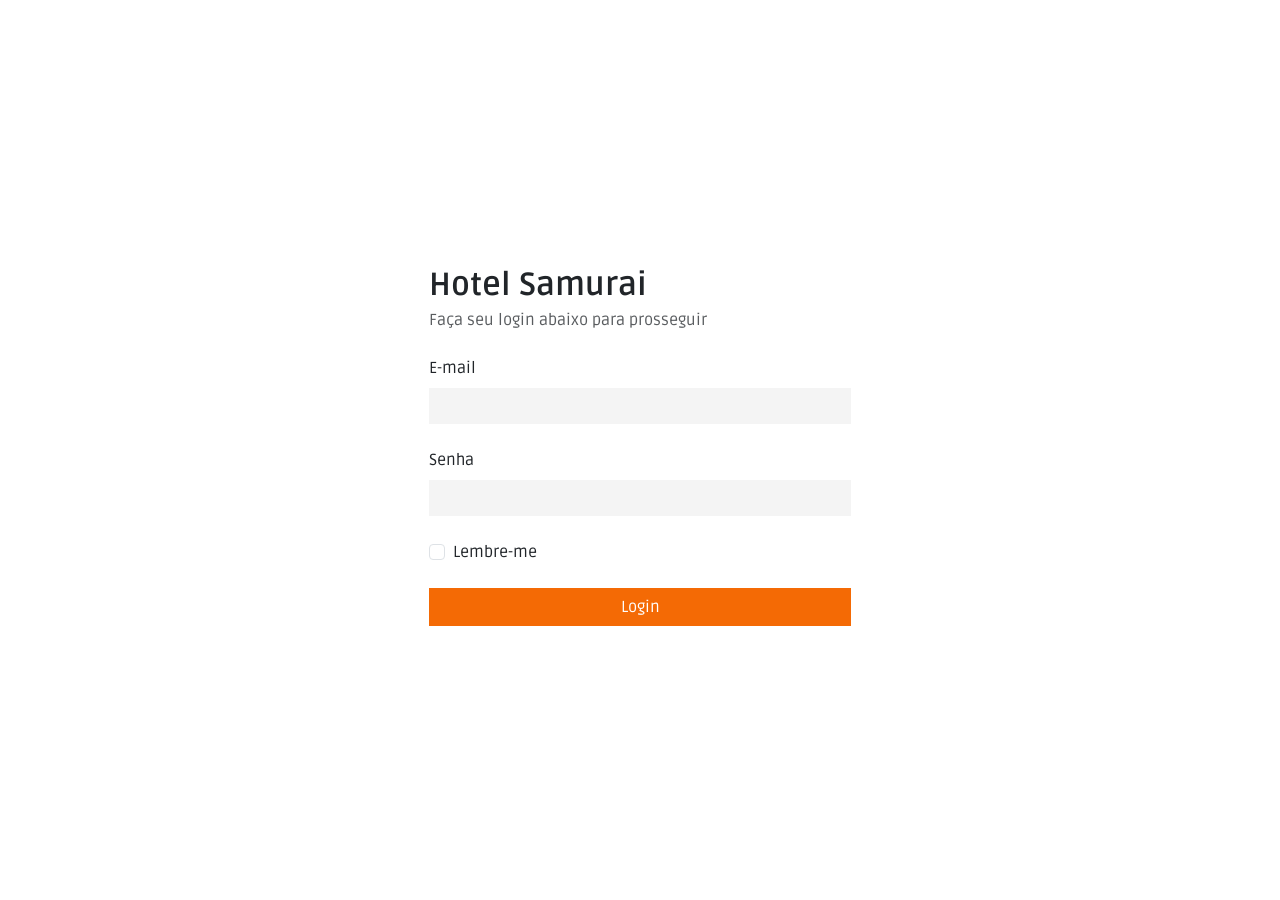
<file: login.html>
<!DOCTYPE html>
<html lang="pt">
<head>
    <meta charset="UTF-8">
    <meta name="viewport" content="width=device-width, initial-scale=1.0">
    <title>Hotel Samurai - Login</title>
    <link href="https://cdn.jsdelivr.net/npm/bootstrap@5.0.0-beta1/dist/css/bootstrap.min.css" rel="stylesheet"
        integrity="sha384-giJF6kkoqNQ00vy+HMDP7azOuL0xtbfIcaT9wjKHr8RbDVddVHyTfAAsrekwKmP1" crossorigin="anonymous">
    <link href="https://fonts.googleapis.com/css2?family=Material+Icons" rel="stylesheet">
    <link rel="stylesheet" href="https://stackpath.bootstrapcdn.com/font-awesome/4.7.0/css/font-awesome.min.css"
        integrity="sha384-wvfXpqpZZVQGK6TAh5PVlGOfQNHSoD2xbE+QkPxCAFlNEevoEH3Sl0sibVcOQVnN" crossorigin="anonymous">
    <link rel="stylesheet" href="style.css">
    <link rel="icon" href="./favicon.ico" type="image/x-icon" />
</head>
<body>

    <main class="w-100 min-vh-100 d-flex justify-content-center align-items-center">
        <div class="container d-flex justify-content-center">
            <div class="card card-login-container p-lg-5 border-0">
                <div class="card-body">
                    <form>
                        <div class="w-100 pb-2 pb-4">
                            <h3 class="fs-2 mb-0 fw-bold mb-1">Hotel Samurai</h3>
                            <span class="text-muted">Faça seu login abaixo para prosseguir</span>
                        </div>
                        <div class="mb-4">
                            <label for="email" class="mb-2">E-mail</label>
                            <input type="email" class="form-control rounded-0" id="email" required>
                        </div>
                        <div class="mb-4">
                            <label for="password" class="mb-2">Senha</label>
                            <input type="password" class="form-control rounded-0" id="password" required>
                        </div>
                        <div class="mb-4 form-check">
                            <input type="checkbox" class="form-check-input" value="lembrar" id="lembrar">
                            <label for="lembrar" class="form-check-label">
                                Lembre-me
                            </label>
                        </div>
                        <div class="w-100 pt-0 pb-2">
                            <button type="submit" class="btn btn-login pe-5 ps-5 rounded-0 w-100">
                                Login
                            </button>
                        </div>
                    </form>
                </div>
            </div>
        </div>
    </main>
    
</body>
<script src="https://cdn.jsdelivr.net/npm/@popperjs/core@2.5.4/dist/umd/popper.min.js"
    integrity="sha384-q2kxQ16AaE6UbzuKqyBE9/u/KzioAlnx2maXQHiDX9d4/zp8Ok3f+M7DPm+Ib6IU"
    crossorigin="anonymous"></script>
<script src="https://cdn.jsdelivr.net/npm/bootstrap@5.0.0-beta1/dist/js/bootstrap.min.js"
    integrity="sha384-pQQkAEnwaBkjpqZ8RU1fF1AKtTcHJwFl3pblpTlHXybJjHpMYo79HY3hIi4NKxyj"
    crossorigin="anonymous"></script>
</html>
</file>
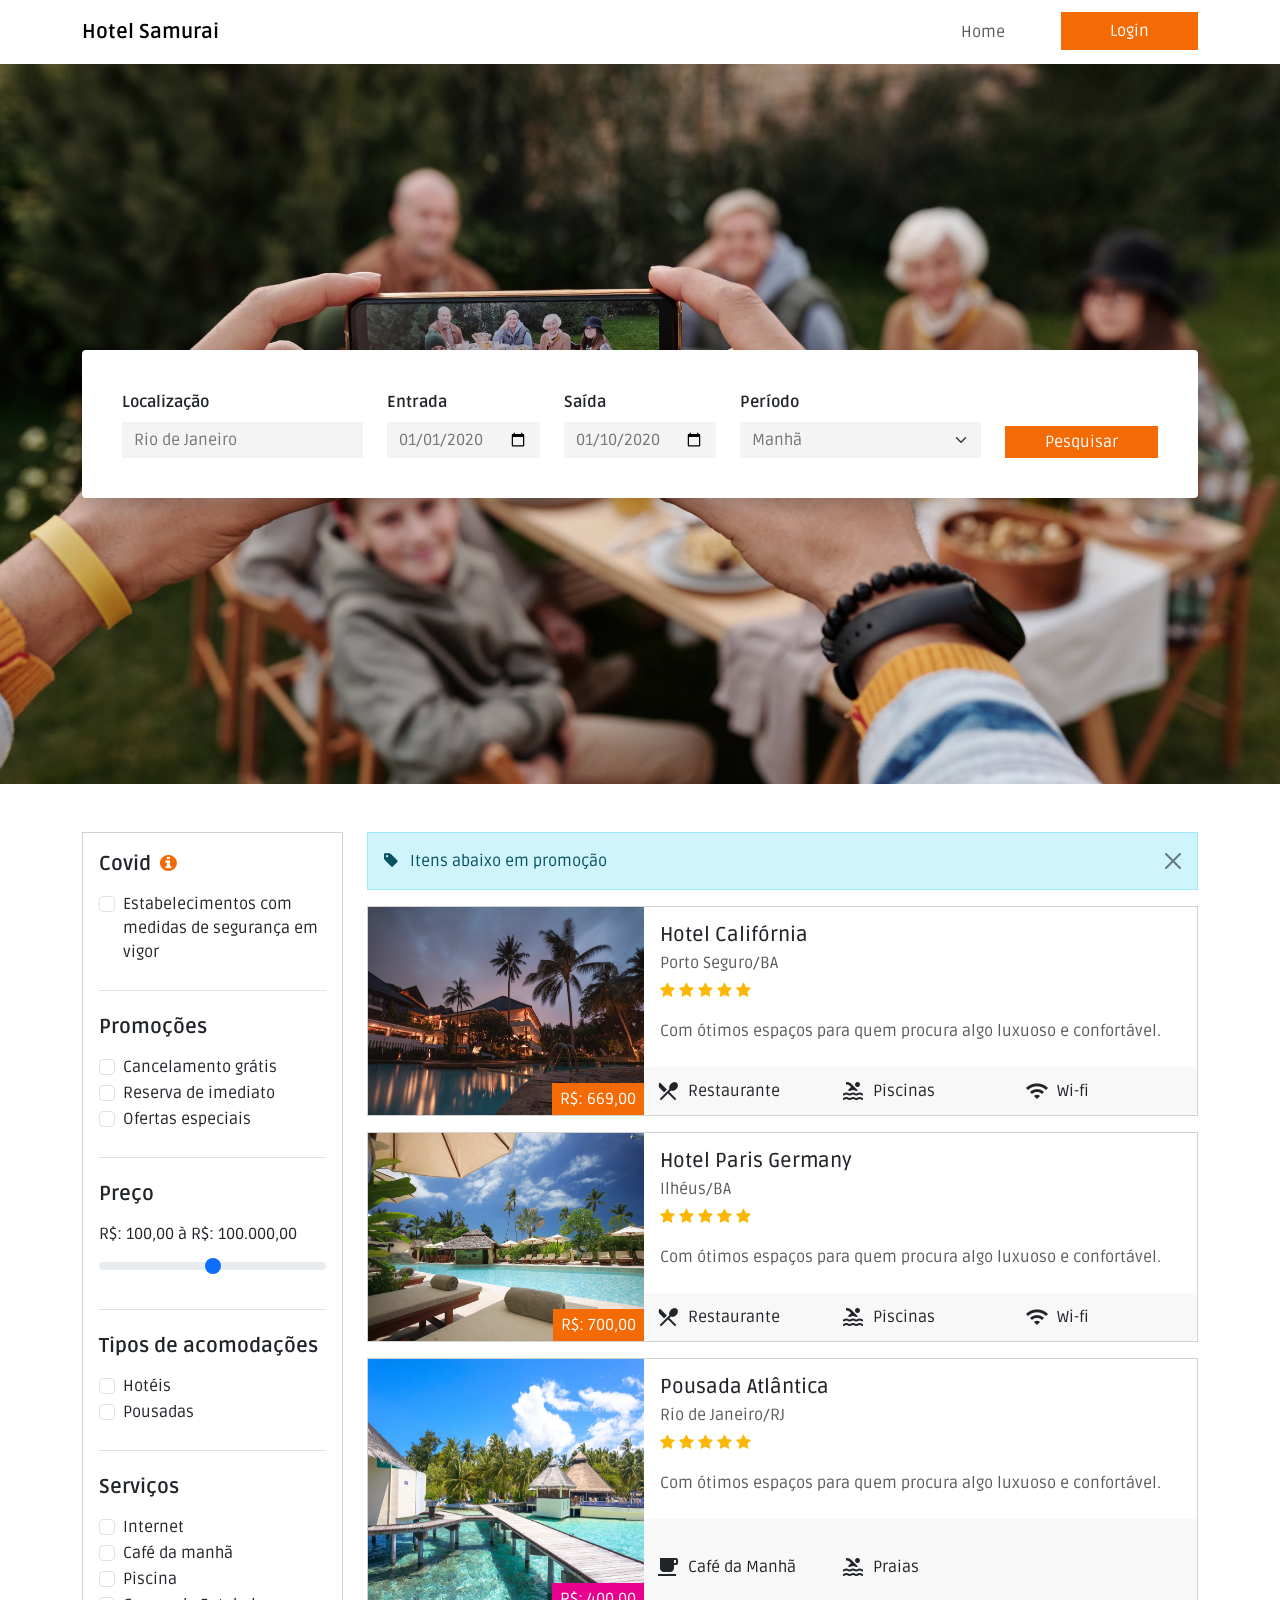
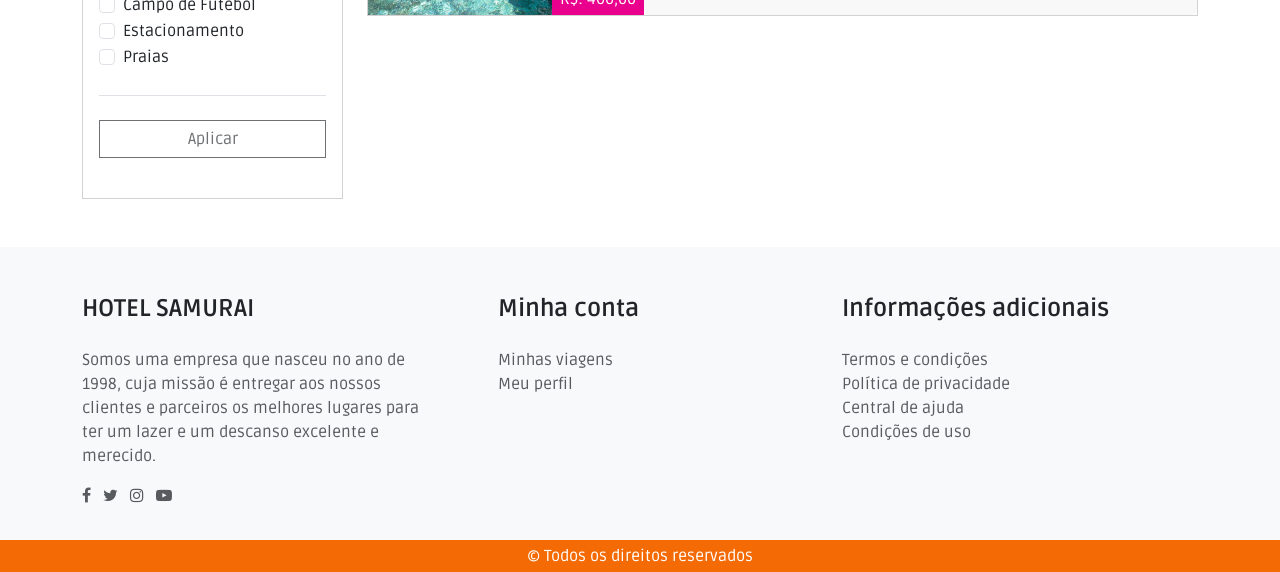
<file: result.html>
<!DOCTYPE html>
<html lang="pt">
<head>
    <meta charset="UTF-8">
    <meta name="viewport" content="width=device-width, initial-scale=1.0">
    <title>Hotel Samurai</title>
    <link href="https://cdn.jsdelivr.net/npm/bootstrap@5.0.0-beta1/dist/css/bootstrap.min.css" rel="stylesheet"
        integrity="sha384-giJF6kkoqNQ00vy+HMDP7azOuL0xtbfIcaT9wjKHr8RbDVddVHyTfAAsrekwKmP1" crossorigin="anonymous">
    <link href="https://fonts.googleapis.com/css2?family=Material+Icons" rel="stylesheet">
    <link rel="stylesheet" href="https://stackpath.bootstrapcdn.com/font-awesome/4.7.0/css/font-awesome.min.css"
        integrity="sha384-wvfXpqpZZVQGK6TAh5PVlGOfQNHSoD2xbE+QkPxCAFlNEevoEH3Sl0sibVcOQVnN" crossorigin="anonymous">
    <link rel="stylesheet" href="style.css">
    <link rel="icon" href="./favicon.ico" type="image/x-icon" />
</head>
<body>

    <!-- Navbar -->
    <nav class="navbar navbar-expand-lg navbar-light bg-white">
        <div class="container pt-1 pb-1">
            <a class="navbar-brand fw-bold" href="#">Hotel Samurai</a>
            <button class="navbar-toggler" type="button" data-bs-toggle="collapse" data-bs-target="#navbarNav"
                aria-controls="navbarNav" aria-expanded="false" aria-label="Toggle navigation">
                <svg width="1.5em" height="1.5em" viewBox="0 0 16 16" class="bi bi-list" fill="currentColor"
                    xmlns="http://www.w3.org/2000/svg">
                    <path fill-rule="evenodd"
                        d="M2.5 11.5A.5.5 0 0 1 3 11h10a.5.5 0 0 1 0 1H3a.5.5 0 0 1-.5-.5zm0-4A.5.5 0 0 1 3 7h10a.5.5 0 0 1 0 1H3a.5.5 0 0 1-.5-.5zm0-4A.5.5 0 0 1 3 3h10a.5.5 0 0 1 0 1H3a.5.5 0 0 1-.5-.5z" />
                </svg>
            </button>
            <div class="collapse navbar-collapse d-lg-flex justify-content-lg-end" id="navbarNav">
                <ul class="navbar-nav">
                    <li class="navbar-item me-5">
                        <a href="./index.html" class="nav-link">Home</a>
                    </li>
                    <!-- Botão aparece quando tela menor -->
                    <li class="nav-item d-block d-md-none d-lg-none pt-2 pb-2">
                        <a href="./login.html" type="button" class="btn btn-orange w-100 rounded-0">Login</a>
                    </li>
                    <!-- End Botão tela menor -->
                    <li class="nav-item d-none d-md-block d-lg-block">
                        <a href="./login.html" type="button" class="btn btn-orange rounded-0 ps-lg-5 pe-lg-5">Login</a>
                    </li>
                </ul>
            </div>
        </div>
    </nav>
    <!-- End Navbar -->

    <!-- Banner -->
    <main class="w-100 background-banner-search d-flex align-items-center">
        <div class="container">
            <div class="card rounded-1 border-0 p-1 pt-4 pb-4 p-lg-4 pb-md-0 pb-lg-0 shadow">
                <div class="card-body">
                    <form class="pb-lg-2" onsubmit="return false;">
                        <div class="row">
                            <div class="col-12 col-md-12 col-lg-3 mb-3">
                                <label for="localizacao" class="form-label fw-bold">Localização</label>
                                <input type="text" 
                                class="form-control rounded-0" 
                                name="localizacao" 
                                id="localizacao" 
                                placeholder="Digite a localização"
                                value="Rio de Janeiro">
                            </div>
                            <div class="col-12 col-md-12 col-lg-2 mb-3">
                                <label for="entrada" class="form-label fw-bold">Entrada</label>
                                <input type="date" 
                                class="form-control rounded-0" 
                                name="entrada" 
                                id="entrada"
                                value="2020-01-01">
                            </div>
                            <div class="col-12 col-md-12 col-lg-2 mb-3">
                                <label for="saida" class="form-label fw-bold">Saída</label>
                                <input type="date" 
                                class="form-control rounded-0" 
                                name="saida" 
                                id="saida"
                                value="2020-01-10">
                            </div>
                            <div class="col-12 col-md-12 col-lg-3 mb-3">
                                <label for="periodo" class="form-label fw-bold">Período</label>
                                <select 
                                    class="form-select rounded-0" 
                                    name="periodo" 
                                    id="periodo"
                                    aria-label="Selecione o período">
                                    <option value="">Selecione o período</option>
                                    <option value="madrugada">Madrugada</option>
                                    <option value="manha" selected>Manhã</option>
                                    <option value="tarde">Tarde</option>
                                    <option value="noite">Noite</option>
                                </select>
                            </div>
                            <div class="col-12 col-md-12 col-lg-2 mb-3 pt-3 d-lg-flex align-items-end">
                                <a href="#" class="btn btn-lg btn-orange w-100 rounded-0 border-0 p-lg-1">
                                    Pesquisar
                                </a>
                            </div>
                        </div>
                    </form>
                </div>
            </div>
        </div>
    </main>
    <!-- End Banner -->

    <main class="w-100 min-vh-100">
        <div class="container pt-4 pt-lg-5 pb-lg-5">
            <div class="row">
                <div class="d-none d-md-none d-lg-block col-lg-3">
                    <div class="card h-100 rounded-0">
                        <div class="card-body">
                            <!-- Covid -->
                            <div class="w-100 pb-4 border-bottom">
                                <div class="card-title d-flex align-items-baseline">
                                    <h4 class="fs-5 fw-bold me-2">Covid</h4>
                                    <button type="button" class="btn btn-tooltip-default"
                                    data-bs-toggle="tooltip" 
                                    data-bs-placement="right" 
                                    title="Informação">
                                        <i class="fa fa-info-circle" aria-hidden="true"></i>
                                    </button>
                                </div>
                                <div class="form-check">
                                    <input type="checkbox" class="form-check-input" value="covid" id="covid">
                                    <label for="covid" class="form-check-label">
                                        Estabelecimentos com medidas de segurança em vigor
                                    </label>
                                </div>
                            </div>
                            <!-- End covid -->
                            <!-- Promoções -->
                            <div class="w-100 pt-4 pb-4 border-bottom">
                                <div class="card-title d-flex align-items-baseline">
                                    <h4 class="fs-5 fw-bold me-2">Promoções</h4>
                                </div>
                                <div class="form-check">
                                    <input type="checkbox" class="form-check-input" value="cancelamento" id="cancelamento">
                                    <label for="cancelamento" class="form-check-label">
                                        Cancelamento grátis
                                    </label>
                                </div>
                                <div class="form-check">
                                    <input type="checkbox" class="form-check-input" value="reserva-imediato" id="reserva-imediato">
                                    <label for="reserva-imediato" class="form-check-label">
                                        Reserva de imediato
                                    </label>
                                </div>
                                <div class="form-check">
                                    <input type="checkbox" class="form-check-input" value="ofertas-especiais" id="ofertas-especiais">
                                    <label for="ofertas-especiais" class="form-check-label">
                                        Ofertas especiais
                                    </label>
                                </div>
                            </div>
                            <!-- End promoções -->
                            <!-- Preço -->
                            <div class="w-100 pt-4 pb-4 border-bottom">
                                <div class="card-title d-flex align-items-baseline">
                                    <h4 class="fs-5 fw-bold me-2">Preço</h4>
                                </div>
                                <label for="range" class="form-label">R$: 100,00 à R$: 100.000,00</label>
                                <input type="range" class="form-range" min="0" max="5" step="0.5" id="range">
                            </div>
                            <!-- End preço -->
                            <!-- Tipos de acomodações -->
                            <div class="w-100 pt-4 pb-4 border-bottom">
                                <div class="card-title d-flex align-items-baseline">
                                    <h4 class="fs-5 fw-bold me-2">Tipos de acomodações</h4>
                                </div>
                                <div class="form-check">
                                    <input type="checkbox" class="form-check-input" value="hoteis" id="hoteis">
                                    <label for="hoteis" class="form-check-label">
                                        Hotéis
                                    </label>
                                </div>
                                <div class="form-check">
                                    <input type="checkbox" class="form-check-input" value="pousadas" id="pousadas">
                                    <label for="pousadas" class="form-check-label">
                                        Pousadas
                                    </label>
                                </div>
                            </div>
                            <!-- End acomodações -->
                            <div class="w-100 pt-4 pb-4 border-bottom">
                                <div class="card-title d-flex align-items-baseline">
                                    <h4 class="fs-5 fw-bold me-2">Serviços</h4>
                                </div>
                                <div class="form-check">
                                    <input type="checkbox" class="form-check-input" value="internet" id="internet">
                                    <label for="internet" class="form-check-label">
                                        Internet
                                    </label>
                                </div>
                                <div class="form-check">
                                    <input type="checkbox" class="form-check-input" value="cafe-manha" id="cafe-manha">
                                    <label for="cafe-manha" class="form-check-label">
                                        Café da manhã
                                    </label>
                                </div>
                                <div class="form-check">
                                    <input type="checkbox" class="form-check-input" value="piscina" id="piscina">
                                    <label for="piscina" class="form-check-label">
                                        Piscina
                                    </label>
                                </div>
                                <div class="form-check">
                                    <input type="checkbox" class="form-check-input" value="campo-futebol" id="campo-futebol">
                                    <label for="campo-futebol" class="form-check-label">
                                        Campo de Futebol
                                    </label>
                                </div>
                                <div class="form-check">
                                    <input type="checkbox" class="form-check-input" value="estacionamento" id="estacionamento">
                                    <label for="estacionamento" class="form-check-label">
                                        Estacionamento
                                    </label>
                                </div>
                                <div class="form-check">
                                    <input type="checkbox" class="form-check-input" value="praias" id="praias">
                                    <label for="praias" class="form-check-label">
                                        Praias
                                    </label>
                                </div>
                            </div>
                            <!-- End Serviços -->
                            <!-- Botão de aplicar -->
                            <div class="w-100 pt-4 pb-4 d-flex justify-content-end">
                                <button type="button" class="btn btn-orange pe-4 ps-4 rounded-0 w-100" disabled>
                                    Aplicar
                                </button>
                            </div>
                            <!-- End Botão -->
                        </div>
                    </div>
                </div>

                <div class="col-12 col-md-12 col-lg-9">
                    <div class="alert alert-info alert-dismissible fade show rounded-0" role="alert">
                        <span>
                            <i class="fa fa-tag me-2" aria-hidden="true"></i>
                            Itens abaixo em promoção
                        </span>
                        <button type="button" class="btn-close" data-bs-dismiss="alert" aria-label="Close"></button>
                    </div>
                    <div class="card mb-3 rounded-0">
                        <div class="row g-0 pe-0 me-0">
                            <div class="col-md-4">
                                <div class="position-relative h-100">
                                    <img src="./assets/img/hoteis/hotel-1.jpeg" alt="" class="card-img-default">
                                    <span class="position-absolute bottom-0 right-0 bg-color-orange ps-2 pe-2 pt-1 pb-1">
                                        R$: 669,00
                                    </span>
                                </div>
                            </div>
                            <div class="col-md-8">
                                <div class="card-body overflow-hidden pe-0 me-0 pb-0 mb-0 ps-0 ms-0">
                                    <h5 class="card-title mb-1 ps-3 pe-3">
                                        Hotel Califórnia
                                    </h5>
                                    <p class="text-muted mb-1 ps-3 pe-3">
                                        Porto Seguro/BA
                                    </p>
                                    <div class="stars ps-3 pe-3">
                                        <span class="star"><i class="fa fa-star" aria-hidden="true"></i></span>
                                        <span class="star"><i class="fa fa-star" aria-hidden="true"></i></span>
                                        <span class="star"><i class="fa fa-star" aria-hidden="true"></i></span>
                                        <span class="star"><i class="fa fa-star" aria-hidden="true"></i></span>
                                        <span class="star"><i class="fa fa-star" aria-hidden="true"></i></span>
                                    </div>
                                    <p class="text-muted pt-3 pb-2 ps-3 pe-3">
                                        Com ótimos espaços para quem
                                        procura algo luxuoso e confortável.
                                    </p>
                                    <div class="card-footer row border-0 pe-0 me-0 ps-0 ms-0">
                                        <div class="col-12 col-md-12 col-lg-4 d-flex align-items-center pt-1 pb-1">
                                            <span class="material-icons me-2">local_dining</span>
                                            Restaurante
                                        </div>
                                        <div class="col-12 col-md-12 col-lg-4 d-flex align-items-center pt-1 pb-1">
                                            <span class="material-icons me-2">pool</span>
                                            Piscinas
                                        </div>
                                        <div class="col-12 col-md-12 col-lg-4 d-flex align-items-center pt-1 pb-1">
                                            <span class="material-icons me-2">wifi</span>
                                            Wi-fi
                                        </div>
                                    </div>
                                </div>
                            </div>
                        </div>
                    </div>

                    <div class="card mb-3 rounded-0">
                        <div class="row g-0 pe-0 me-0">
                            <div class="col-md-4">
                                <div class="position-relative h-100">
                                    <img src="./assets/img/hoteis/hotel-2.jpeg" alt="" class="card-img-default">
                                    <span class="position-absolute bottom-0 right-0 bg-color-orange ps-2 pe-2 pt-1 pb-1">
                                        R$: 700,00
                                    </span>
                                </div>
                            </div>
                            <div class="col-md-8">
                                <div class="card-body overflow-hidden pe-0 me-0 pb-0 mb-0 ps-0 ms-0">
                                    <h5 class="card-title mb-1 ps-3 pe-3">
                                        Hotel Paris Germany
                                    </h5>
                                    <p class="text-muted mb-1 ps-3 pe-3">
                                        Ilhéus/BA
                                    </p>
                                    <div class="stars ps-3 pe-3">
                                        <span class="star"><i class="fa fa-star" aria-hidden="true"></i></span>
                                        <span class="star"><i class="fa fa-star" aria-hidden="true"></i></span>
                                        <span class="star"><i class="fa fa-star" aria-hidden="true"></i></span>
                                        <span class="star"><i class="fa fa-star" aria-hidden="true"></i></span>
                                        <span class="star"><i class="fa fa-star" aria-hidden="true"></i></span>
                                    </div>
                                    <p class="text-muted pt-3 pb-2 ps-3 pe-3">
                                        Com ótimos espaços para quem
                                        procura algo luxuoso e confortável.
                                    </p>
                                    <div class="card-footer row border-0 pe-0 me-0 ps-0 ms-0">
                                        <div class="col-12 col-md-12 col-lg-4 d-flex align-items-center pt-1 pb-1">
                                            <span class="material-icons me-2">local_dining</span>
                                            Restaurante
                                        </div>
                                        <div class="col-12 col-md-12 col-lg-4 d-flex align-items-center pt-1 pb-1">
                                            <span class="material-icons me-2">pool</span>
                                            Piscinas
                                        </div>
                                        <div class="col-12 col-md-12 col-lg-4 d-flex align-items-center pt-1 pb-1">
                                            <span class="material-icons me-2">wifi</span>
                                            Wi-fi
                                        </div>
                                    </div>
                                </div>
                            </div>
                        </div>
                    </div>

                    <div class="card mb-3 rounded-0">
                        <div class="row g-0 pe-0 me-0">
                            <div class="col-md-4">
                                <div class="position-relative h-100">
                                    <img src="./assets/img/hoteis/hotel-3.jpeg" alt="" class="card-img-default">
                                    <span class="position-absolute bottom-0 right-0 bg-color-roxo ps-2 pe-2 pt-1 pb-1">
                                        R$: 400,00
                                    </span>
                                </div>
                            </div>
                            <div class="col-md-8">
                                <div class="card-body overflow-hidden pe-0 me-0 pb-0 mb-0 ps-0 ms-0">
                                    <h5 class="card-title mb-1 ps-3 pe-3">
                                        Pousada Atlântica
                                    </h5>
                                    <p class="text-muted mb-1 ps-3 pe-3">
                                        Rio de Janeiro/RJ
                                    </p>
                                    <div class="stars ps-3 pe-3">
                                        <span class="star"><i class="fa fa-star" aria-hidden="true"></i></span>
                                        <span class="star"><i class="fa fa-star" aria-hidden="true"></i></span>
                                        <span class="star"><i class="fa fa-star" aria-hidden="true"></i></span>
                                        <span class="star"><i class="fa fa-star" aria-hidden="true"></i></span>
                                        <span class="star"><i class="fa fa-star" aria-hidden="true"></i></span>
                                    </div>
                                    <p class="text-muted pt-3 pb-2 ps-3 pe-3">
                                        Com ótimos espaços para quem
                                        procura algo luxuoso e confortável.
                                    </p>
                                    <div class="card-footer row border-0 pe-0 me-0 ps-0 ms-0">
                                        <div class="col-12 col-md-12 col-lg-4 d-flex align-items-center pt-1 pb-1">
                                            <span class="material-icons me-2">local_cafe</span>
                                            Café da Manhã
                                        </div>
                                        <div class="col-12 col-md-12 col-lg-4 d-flex align-items-center pt-1 pb-1">
                                            <span class="material-icons me-2">pool</span>
                                            Praias
                                        </div>
                                        <div class="col-12 col-md-12 col-lg-4 d-flex align-items-center pt-1 pb-1">
                                            <span class="material-icons me-2">sports_baseball</span>
                                            Campo de Futebol
                                        </div>
                                    </div>
                                </div>
                            </div>
                        </div>
                    </div>
                </div>
            </div>
        </div>
    </main>


    <!-- Footer -->
    <footer class="w-100 bg-light">
        <div class="container pt-5 pt-lg-5 pb-lg-3">
            <div class="row">
                <div class="col-12 col-md-3 col-lg-4 mb-3 mb-md-0 mb-lg-0">
                    <h4 class="fs-4 fw-bold text-uppercase mb-2 mb-md-4 mb-lg-4">Hotel Samurai</h4>
                    <p class="text-muted">
                        Somos uma empresa que nasceu no ano de 1998, cuja missão
                        é entregar aos nossos clientes e parceiros
                        os melhores lugares para ter um lazer e um descanso excelente
                        e merecido.
                    </p>
                    <p>
                        <a href="#" title="Facebook" class="text-decoration-none text-muted me-1 me-md-1 me-lg-2">
                            <i class="fa fa-facebook" aria-hidden="true"></i>
                        </a>
                        <a href="#" title="Twitter" class="text-decoration-none text-muted me-1 me-md-1 me-lg-2">
                            <i class="fa fa-twitter" aria-hidden="true"></i>
                        </a>
                        <a href="#" title="Instagram" class="text-decoration-none text-muted me-1 me-md-1 me-lg-2">
                            <i class="fa fa-instagram" aria-hidden="true"></i>
                        </a>
                        <a href="#" title="YouTube" class="text-decoration-none text-muted me-1 me-md-1 me-lg-2">
                            <i class="fa fa-youtube-play" aria-hidden="true"></i>
                        </a>
                    </p>
                </div>
                <div class="col-12 col-md-3 col-lg-4 pe-lg-0 ps-lg-5 mb-3 mb-md-0 mb-lg-0">
                    <h4 class="fs-4 fw-bold mb-2 mb-md-4 mb-lg-4">Minha conta</h4>
                    <p class="mb-0">
                        <a href="#" class="text-decoration-none text-muted">Minhas viagens</a>
                    </p>
                    <p class="mb-0">
                        <a href="#" class="text-decoration-none text-muted">Meu perfil</a>
                    </p>
                </div>
                <div class="col-12 col-md-3 col-lg-4 mb-3 mb-md-0 mb-lg-0">
                    <h4 class="fs-4 fw-bold mb-2 mb-md-4 mb-lg-4">Informações adicionais</h4>
                    <p class="mb-0">
                        <a href="#" class="text-decoration-none text-muted">Termos e condições</a>
                    </p>
                    <p class="mb-0">
                        <a href="#" class="text-decoration-none text-muted">Política de privacidade</a>
                    </p>
                    <p class="mb-0">
                        <a href="#" class="text-decoration-none text-muted">Central de ajuda</a>
                    </p>
                    <p class="mb-0">
                        <a href="#" class="text-decoration-none text-muted">Condições de uso</a>
                    </p>
                </div>
            </div>
        </div>
        <div class="w-100 bg-color-orange d-flex justify-content-center align-items-center">
            <p class="mb-0 pt-1 pb-1">
                &copy; Todos os direitos reservados
            </p>
        </div>
    </footer>
    <!-- End Footer -->
    
</body>
<script src="https://cdn.jsdelivr.net/npm/@popperjs/core@2.5.4/dist/umd/popper.min.js"
    integrity="sha384-q2kxQ16AaE6UbzuKqyBE9/u/KzioAlnx2maXQHiDX9d4/zp8Ok3f+M7DPm+Ib6IU"
    crossorigin="anonymous"></script>
<script src="https://cdn.jsdelivr.net/npm/bootstrap@5.0.0-beta1/dist/js/bootstrap.min.js"
    integrity="sha384-pQQkAEnwaBkjpqZ8RU1fF1AKtTcHJwFl3pblpTlHXybJjHpMYo79HY3hIi4NKxyj"
    crossorigin="anonymous"></script>
</html>
</file>
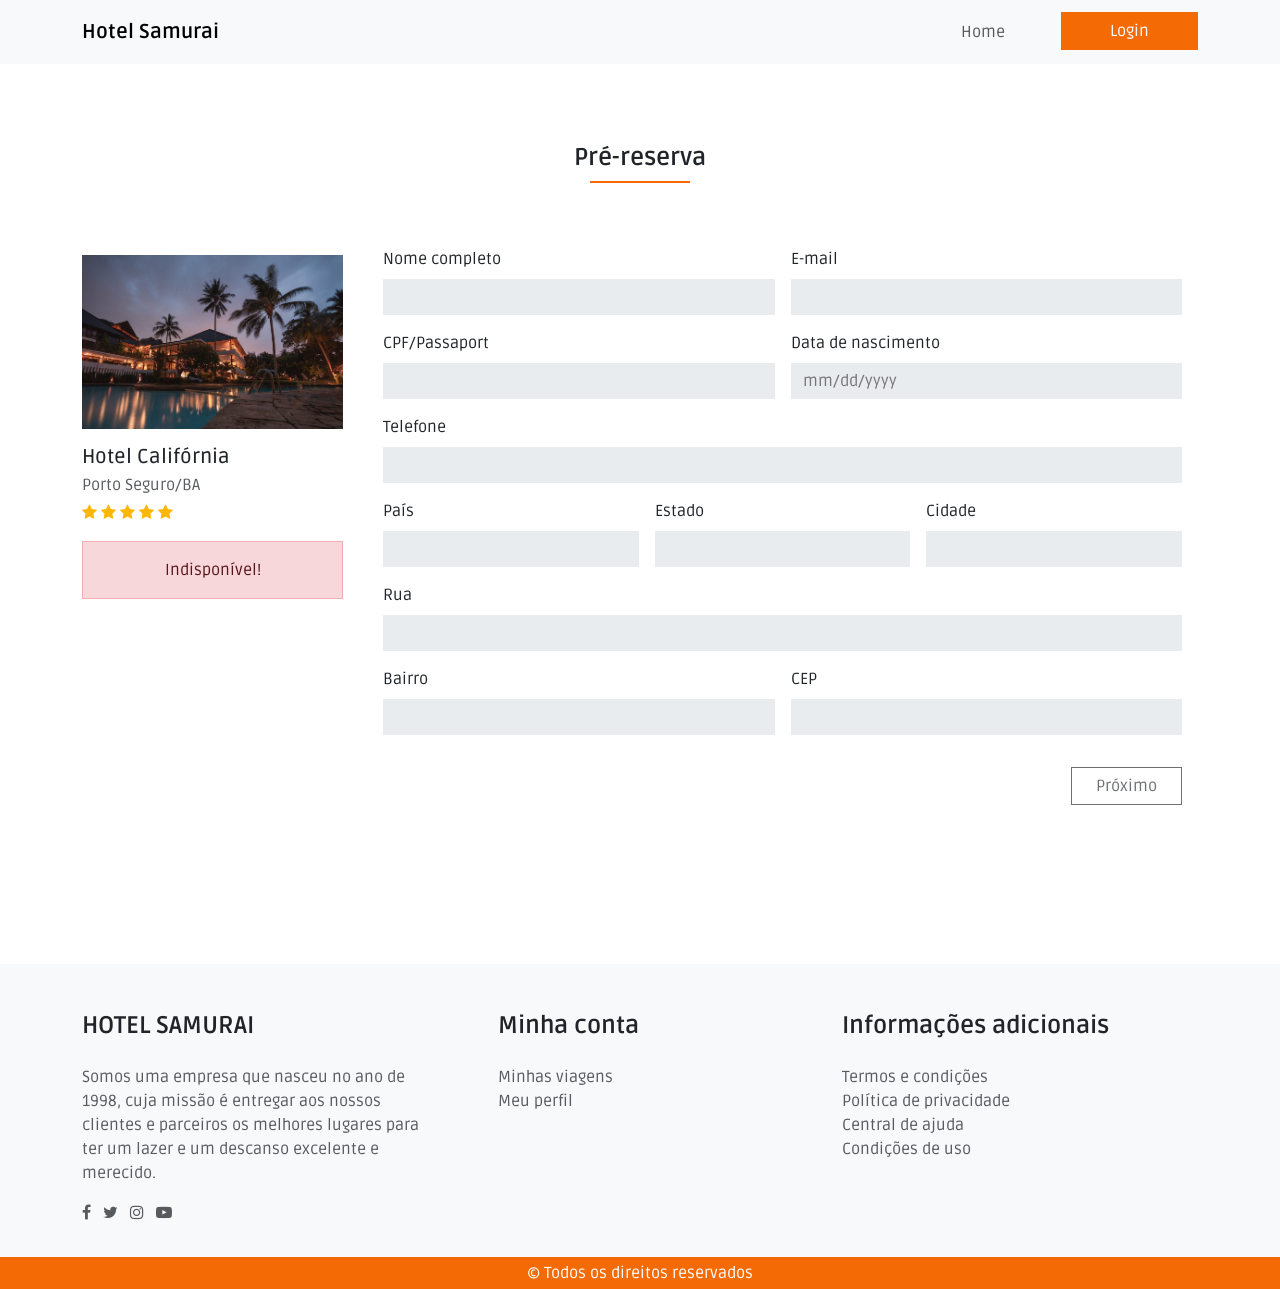
<file: unavailable.html>
<!DOCTYPE html>
<html lang="pt">
<head>
    <meta charset="UTF-8">
    <meta name="viewport" content="width=device-width, initial-scale=1.0">
    <title>Hotel Samurai</title>
    <link href="https://cdn.jsdelivr.net/npm/bootstrap@5.0.0-beta1/dist/css/bootstrap.min.css" rel="stylesheet"
        integrity="sha384-giJF6kkoqNQ00vy+HMDP7azOuL0xtbfIcaT9wjKHr8RbDVddVHyTfAAsrekwKmP1" crossorigin="anonymous">
    <link href="https://fonts.googleapis.com/css2?family=Material+Icons" rel="stylesheet">
    <link rel="stylesheet" href="https://stackpath.bootstrapcdn.com/font-awesome/4.7.0/css/font-awesome.min.css"
        integrity="sha384-wvfXpqpZZVQGK6TAh5PVlGOfQNHSoD2xbE+QkPxCAFlNEevoEH3Sl0sibVcOQVnN" crossorigin="anonymous">
    <link rel="stylesheet" href="style.css">
    <link rel="icon" href="./favicon.ico" type="image/x-icon" />
</head>
<body>

    <!-- Navbar -->
    <nav class="navbar navbar-expand-lg navbar-light bg-light">
        <div class="container pt-1 pb-1">
            <a class="navbar-brand fw-bold" href="./index.html">Hotel Samurai</a>
            <button class="navbar-toggler" type="button" data-bs-toggle="collapse" data-bs-target="#navbarNav"
                aria-controls="navbarNav" aria-expanded="false" aria-label="Toggle navigation">
                <svg width="1.5em" height="1.5em" viewBox="0 0 16 16" class="bi bi-list" fill="currentColor"
                    xmlns="http://www.w3.org/2000/svg">
                    <path fill-rule="evenodd"
                        d="M2.5 11.5A.5.5 0 0 1 3 11h10a.5.5 0 0 1 0 1H3a.5.5 0 0 1-.5-.5zm0-4A.5.5 0 0 1 3 7h10a.5.5 0 0 1 0 1H3a.5.5 0 0 1-.5-.5zm0-4A.5.5 0 0 1 3 3h10a.5.5 0 0 1 0 1H3a.5.5 0 0 1-.5-.5z" />
                </svg>
            </button>
            <div class="collapse navbar-collapse d-lg-flex justify-content-lg-end" id="navbarNav">
                <ul class="navbar-nav">
                    <li class="navbar-item me-5">
                        <a href="./index.html" class="nav-link">Home</a>
                    </li>
                    <!-- Botão aparece quando tela menor -->
                    <li class="nav-item d-block d-md-none d-lg-none pt-2 pb-2">
                        <a href="./login.html" type="button" class="btn btn-orange w-100 rounded-0">Login</a>
                    </li>
                    <!-- End Botão tela menor -->
                    <li class="nav-item d-none d-md-block d-lg-block">
                        <a href="./login.html" type="button" class="btn btn-orange rounded-0 ps-lg-5 pe-lg-5">Login</a>
                    </li>
                </ul>
            </div>
        </div>
    </nav>
    <!-- End Navbar -->

    <main class="w-100 pb-5 pt-lg-2 pb-lg-5 min-vh-100">
        <div class="container pt-5 pb-2 pt-lg-5 pb-lg-0">
            <div class="w-100 title mb-5 mb-md-5 mb-lg-5 pt-lg-4">
                <h1 class="fs-4 text-center text-lg-center mb-2 fw-bold">Pré-reserva</h1>
                <div class="line-orange m-auto"></div>
            </div>
            <div class="row">
                <div class="col-12 col-md col-lg-3 mb-3">
                    <div class="card border-0 pt-lg-4">
                        <img src="./assets/img/hoteis/hotel-1.jpeg" class="card-img-top rounded-0" alt="">
                        <div class="card-body pe-0 ps-0">
                            <h5 class="card-title mb-1">Hotel Califórnia</h5>
                            <p class="card-text text-muted mb-1">Porto Seguro/BA</p>
                            <div class="stars mb-3">
                                <span class="star"><i class="fa fa-star" aria-hidden="true"></i></span>
                                <span class="star"><i class="fa fa-star" aria-hidden="true"></i></span>
                                <span class="star"><i class="fa fa-star" aria-hidden="true"></i></span>
                                <span class="star"><i class="fa fa-star" aria-hidden="true"></i></span>
                                <span class="star"><i class="fa fa-star" aria-hidden="true"></i></span>
                            </div>
                            <div class="alert alert-danger rounded-0 text-center" role="alert">
                                Indisponível!
                            </div>
                        </div>
                    </div>
                </div>
                <div class="col-12 col-md col-lg-9">
                    <div class="card border-0">
                        <div class="card-body">
                            <form class="row g-3">
                                <div class="col-md-6">
                                    <label for="nome" class="form-label">Nome completo</label>
                                    <input type="text" class="form-control rounded-0" id="nome" disabled>
                                </div>
                                <div class="col-md-6">
                                    <label for="email" class="form-label">E-mail</label>
                                    <input type="email" class="form-control rounded-0" id="email" disabled>
                                </div>
                                <div class="col-md-6">
                                    <label for="documento" class="form-label">CPF/Passaport</label>
                                    <input type="text" class="form-control rounded-0" id="documento" disabled>
                                </div>
                                <div class="col-md-6">
                                    <label for="nascimento" class="form-label">Data de nascimento</label>
                                    <input type="date" class="form-control rounded-0" id="nascimento" disabled>
                                </div>
                                <div class="col-md-12">
                                    <label for="telefone" class="form-label">Telefone</label>
                                    <input type="tel" class="form-control rounded-0" id="telefone" disabled>
                                </div>
                                <div class="col-md-4">
                                    <label for="pais" class="form-label">País</label>
                                    <input type="text" class="form-control rounded-0" id="pais" disabled>
                                </div>
                                <div class="col-md-4">
                                    <label for="estado" class="form-label">Estado</label>
                                    <input type="text" class="form-control rounded-0" id="estado" disabled>
                                </div>
                                <div class="col-md-4">
                                    <label for="cidade" class="form-label">Cidade</label>
                                    <input type="text" class="form-control rounded-0" id="cidade" disabled>
                                </div>
                                <div class="col-md-12">
                                    <label for="rua" class="form-label">Rua</label>
                                    <input type="text" class="form-control rounded-0" id="rua" disabled>
                                </div>
                                <div class="col-md-6">
                                    <label for="bairro" class="form-label">Bairro</label>
                                    <input type="text" class="form-control rounded-0" id="bairro" disabled>
                                </div>
                                <div class="col-md-6">
                                    <label for="cep" class="form-label">CEP</label>
                                    <input type="text" class="form-control rounded-0" id="cep" disabled>
                                </div>
                                <div class="w-100 d-flex justify-content-end d-lg-flex justify-content-lg-end pt-3">
                                    <button type="button" class="btn btn-orange pe-4 ps-4 rounded-0" disabled>Próximo</button>
                                </div>
                            </form>
                        </div>
                    </div>
                </div>
            </div>
        </div>
    </main>



    <!-- Footer -->
    <footer class="w-100 bg-light">
        <div class="container pt-5 pt-lg-5 pb-lg-3">
            <div class="row">
                <div class="col-12 col-md-3 col-lg-4 mb-3 mb-md-0 mb-lg-0">
                    <h4 class="fs-4 fw-bold text-uppercase mb-2 mb-md-4 mb-lg-4">Hotel Samurai</h4>
                    <p class="text-muted">
                        Somos uma empresa que nasceu no ano de 1998, cuja missão
                        é entregar aos nossos clientes e parceiros
                        os melhores lugares para ter um lazer e um descanso excelente
                        e merecido.
                    </p>
                    <p>
                        <a href="#" title="Facebook" class="text-decoration-none text-muted me-1 me-md-1 me-lg-2">
                            <i class="fa fa-facebook" aria-hidden="true"></i>
                        </a>
                        <a href="#" title="Twitter" class="text-decoration-none text-muted me-1 me-md-1 me-lg-2">
                            <i class="fa fa-twitter" aria-hidden="true"></i>
                        </a>
                        <a href="#" title="Instagram" class="text-decoration-none text-muted me-1 me-md-1 me-lg-2">
                            <i class="fa fa-instagram" aria-hidden="true"></i>
                        </a>
                        <a href="#" title="YouTube" class="text-decoration-none text-muted me-1 me-md-1 me-lg-2">
                            <i class="fa fa-youtube-play" aria-hidden="true"></i>
                        </a>
                    </p>
                </div>
                <div class="col-12 col-md-3 col-lg-4 pe-lg-0 ps-lg-5 mb-3 mb-md-0 mb-lg-0">
                    <h4 class="fs-4 fw-bold mb-2 mb-md-4 mb-lg-4">Minha conta</h4>
                    <p class="mb-0">
                        <a href="#" class="text-decoration-none text-muted">Minhas viagens</a>
                    </p>
                    <p class="mb-0">
                        <a href="#" class="text-decoration-none text-muted">Meu perfil</a>
                    </p>
                </div>
                <div class="col-12 col-md-3 col-lg-4 mb-3 mb-md-0 mb-lg-0">
                    <h4 class="fs-4 fw-bold mb-2 mb-md-4 mb-lg-4">Informações adicionais</h4>
                    <p class="mb-0">
                        <a href="#" class="text-decoration-none text-muted">Termos e condições</a>
                    </p>
                    <p class="mb-0">
                        <a href="#" class="text-decoration-none text-muted">Política de privacidade</a>
                    </p>
                    <p class="mb-0">
                        <a href="#" class="text-decoration-none text-muted">Central de ajuda</a>
                    </p>
                    <p class="mb-0">
                        <a href="#" class="text-decoration-none text-muted">Condições de uso</a>
                    </p>
                </div>
            </div>
        </div>
        <div class="w-100 bg-color-orange d-flex justify-content-center align-items-center">
            <p class="mb-0 pt-1 pb-1">
                &copy; Todos os direitos reservados
            </p>
        </div>
    </footer>
    <!-- End Footer -->
    
</body>
<script src="https://cdn.jsdelivr.net/npm/@popperjs/core@2.5.4/dist/umd/popper.min.js"
    integrity="sha384-q2kxQ16AaE6UbzuKqyBE9/u/KzioAlnx2maXQHiDX9d4/zp8Ok3f+M7DPm+Ib6IU"
    crossorigin="anonymous"></script>
<script src="https://cdn.jsdelivr.net/npm/bootstrap@5.0.0-beta1/dist/js/bootstrap.min.js"
    integrity="sha384-pQQkAEnwaBkjpqZ8RU1fF1AKtTcHJwFl3pblpTlHXybJjHpMYo79HY3hIi4NKxyj"
    crossorigin="anonymous"></script>
</html>
</file>
<file: style.css>
@import './assets/css/theme.css';
</file>
